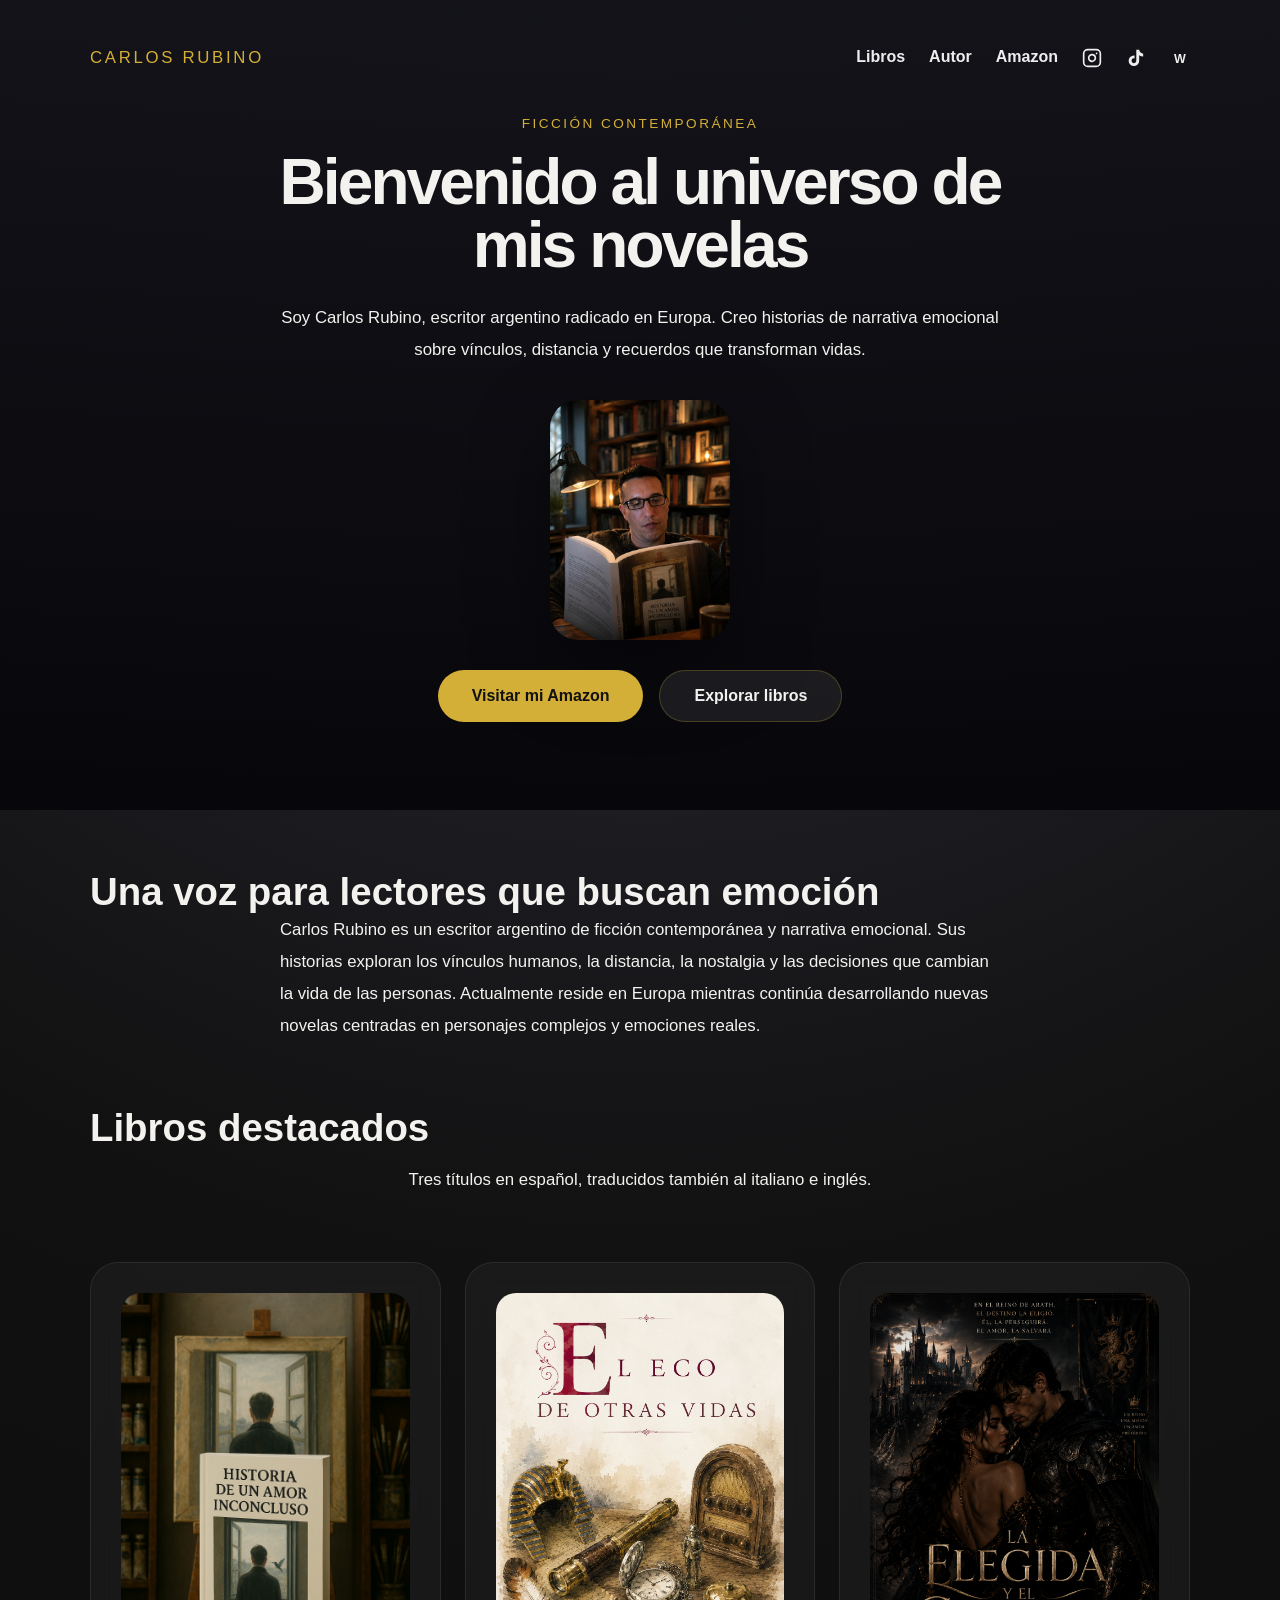
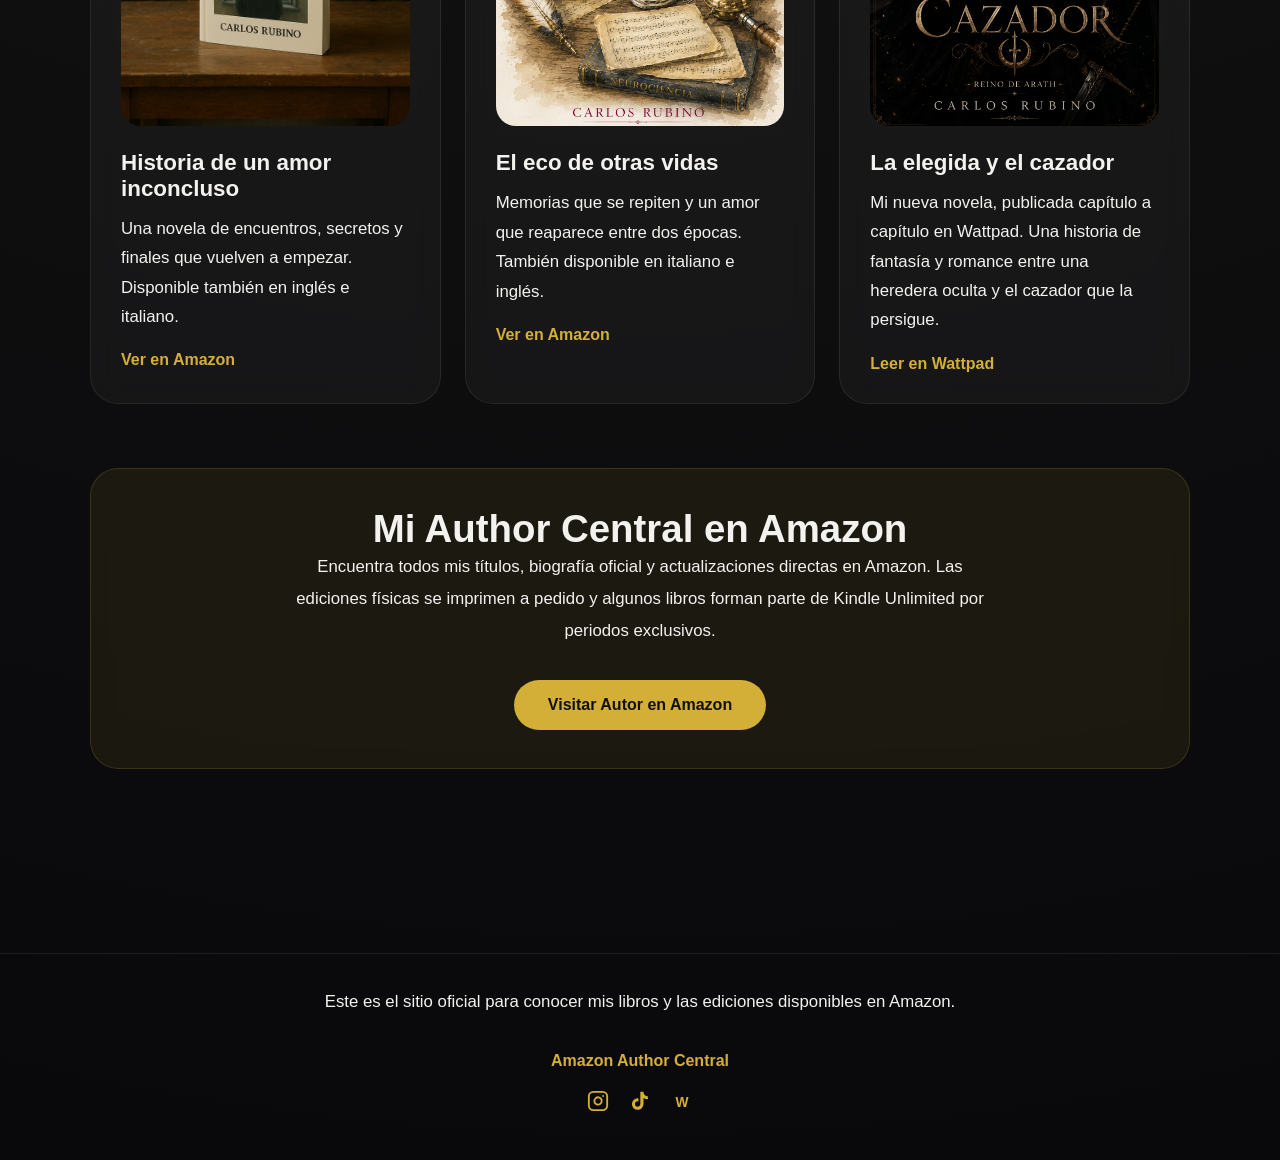
<file: sitio-web/index.html>
<!DOCTYPE html>
<html lang="es">
<head>
  <meta charset="UTF-8" />
  <meta name="viewport" content="width=device-width, initial-scale=1.0" />
  <title>Carlos Rubino | Escritor de ficción contemporánea</title>
  <meta name="description" content="Carlos Rubino es un escritor argentino de ficción contemporánea y narrativa emocional. Sus novelas exploran vínculos, distancia y nostalgia, con títulos disponibles en español, inglés e italiano." />
  <link rel="stylesheet" href="styles.css" />
</head>
<body>
  <header class="hero">
    <div class="topbar">
      <div class="brand">Carlos Rubino</div>
      <nav class="nav">
        <a href="#libros">Libros</a>
        <a href="#autor">Autor</a>
        <a href="#amazon">Amazon</a>
        <a class="social-link" href="https://www.instagram.com/carlosrubino.oficial" target="_blank" rel="noopener" aria-label="Instagram">
          <svg xmlns="http://www.w3.org/2000/svg" width="20" height="20" viewBox="0 0 24 24" fill="none" stroke="currentColor" stroke-width="2" stroke-linecap="round" stroke-linejoin="round"><rect x="2" y="2" width="20" height="20" rx="5" ry="5"/><path d="M16 11.37A4 4 0 1 1 12.63 8 4 4 0 0 1 16 11.37z"/><line x1="17.5" y1="6.5" x2="17.51" y2="6.5"/></svg>
        </a>
        <a class="social-link" href="https://www.tiktok.com/@carlosrubino.oficial" target="_blank" rel="noopener" aria-label="TikTok">
          <svg xmlns="http://www.w3.org/2000/svg" width="20" height="20" viewBox="0 0 24 24" fill="currentColor"><path d="M19.59 6.69a4.83 4.83 0 0 1-3.77-4.25V2h-3.45v13.67a2.89 2.89 0 0 1-2.88 2.5 2.89 2.89 0 0 1-2.89-2.89 2.89 2.89 0 0 1 2.89-2.89c.28 0 .54.04.79.1V9.01a6.27 6.27 0 0 0-.79-.05 6.34 6.34 0 0 0-6.34 6.34 6.34 6.34 0 0 0 6.34 6.34 6.34 6.34 0 0 0 6.33-6.34V8.69a8.18 8.18 0 0 0 4.78 1.52V6.76a4.85 4.85 0 0 1-1.01-.07z"/></svg>
        </a>
        <a class="social-link" href="https://www.wattpad.com/user/carlosrubino" target="_blank" rel="noopener" aria-label="Wattpad">
          <svg xmlns="http://www.w3.org/2000/svg" width="20" height="20" viewBox="0 0 24 24" fill="currentColor"><text x="12" y="18" text-anchor="middle" font-size="15" font-weight="700" font-family="Arial, sans-serif">W</text></svg>
        </a>
      </nav>
    </div>

    <div class="hero__content">
      <span class="eyebrow">Ficción contemporánea</span>
      <h1>Bienvenido al universo de mis novelas</h1>
      <p>Soy Carlos Rubino, escritor argentino radicado en Europa. Creo historias de narrativa emocional sobre vínculos, distancia y recuerdos que transforman vidas.</p>
      <img class="author-photo" src="images/autor-carlos-rubino.jpg" alt="Carlos Rubino" />
      <div class="hero-actions">
        <a class="button" href="https://www.amazon.com/author/carlosrubinooficial" target="_blank" rel="noopener">Visitar mi Amazon</a>
        <a class="button button--secondary" href="#libros">Explorar libros</a>
      </div>
    </div>
  </header>

  <main class="container">
    <section class="section intro" id="autor">
      <h2>Una voz para lectores que buscan emoción</h2>
      <p>Carlos Rubino es un escritor argentino de ficción contemporánea y narrativa emocional. Sus historias exploran los vínculos humanos, la distancia, la nostalgia y las decisiones que cambian la vida de las personas. Actualmente reside en Europa mientras continúa desarrollando nuevas novelas centradas en personajes complejos y emociones reales.</p>
    </section>

    <section class="section books" id="libros">
      <div class="section-header">
        <h2>Libros destacados</h2>
        <p>Tres títulos en español, traducidos también al italiano e inglés.</p>
      </div>
      <div class="cards">
        <article class="card">
          <img class="cover" src="images/historia-de-un-amor-inconcluso.jpg" alt="Historia de un amor inconcluso" />
          <h3>Historia de un amor inconcluso</h3>
          <p>Una novela de encuentros, secretos y finales que vuelven a empezar. Disponible también en inglés e italiano.</p>
          <a class="card-link" href="https://www.amazon.com/Carlos-Rubino-ebook/dp/B0GX2YB18D" target="_blank" rel="noopener">Ver en Amazon</a>
        </article>
        <article class="card">
          <img class="cover" src="images/el-eco-de-otras-vidas.jpg" alt="El eco de otras vidas" />
          <h3>El eco de otras vidas</h3>
          <p>Memorias que se repiten y un amor que reaparece entre dos épocas. También disponible en italiano e inglés.</p>
          <a class="card-link" href="https://www.amazon.com/Carlos-Rubino-ebook/dp/B0H3CS3SDP" target="_blank" rel="noopener">Ver en Amazon</a>
        </article>
        <article class="card">
          <img class="cover" src="images/la-elegida-y-el-cazador.png" alt="La elegida y el cazador" />
          <h3>La elegida y el cazador</h3>
          <p>Mi nueva novela, publicada capítulo a capítulo en Wattpad. Una historia de fantasía y romance entre una heredera oculta y el cazador que la persigue.</p>
          <a class="card-link" href="https://www.wattpad.com/user/carlosrubino" target="_blank" rel="noopener">Leer en Wattpad</a>
        </article>
      </div>
    </section>


<section class="section amazon" id="amazon">
      <div class="amazon-card">
        <h2>Mi Author Central en Amazon</h2>
        <p>Encuentra todos mis títulos, biografía oficial y actualizaciones directas en Amazon. Las ediciones físicas se imprimen a pedido y algunos libros forman parte de Kindle Unlimited por periodos exclusivos.</p>
        <a class="button" href="https://www.amazon.com/author/carlosrubinooficial" target="_blank" rel="noopener">Visitar Autor en Amazon</a>
      </div>
    </section>
  </main>

  <footer class="footer">
    <p>Este es el sitio oficial para conocer mis libros y las ediciones disponibles en Amazon.</p>
    <a href="https://www.amazon.com/author/carlosrubinooficial" target="_blank" rel="noopener">Amazon Author Central</a>
    <div class="footer-social">
      <a class="social-link" href="https://www.instagram.com/carlosrubino.oficial" target="_blank" rel="noopener" aria-label="Instagram">
        <svg xmlns="http://www.w3.org/2000/svg" width="22" height="22" viewBox="0 0 24 24" fill="none" stroke="currentColor" stroke-width="2" stroke-linecap="round" stroke-linejoin="round"><rect x="2" y="2" width="20" height="20" rx="5" ry="5"/><path d="M16 11.37A4 4 0 1 1 12.63 8 4 4 0 0 1 16 11.37z"/><line x1="17.5" y1="6.5" x2="17.51" y2="6.5"/></svg>
      </a>
      <a class="social-link" href="https://www.tiktok.com/@carlosrubino.oficial" target="_blank" rel="noopener" aria-label="TikTok">
        <svg xmlns="http://www.w3.org/2000/svg" width="22" height="22" viewBox="0 0 24 24" fill="currentColor"><path d="M19.59 6.69a4.83 4.83 0 0 1-3.77-4.25V2h-3.45v13.67a2.89 2.89 0 0 1-2.88 2.5 2.89 2.89 0 0 1-2.89-2.89 2.89 2.89 0 0 1 2.89-2.89c.28 0 .54.04.79.1V9.01a6.27 6.27 0 0 0-.79-.05 6.34 6.34 0 0 0-6.34 6.34 6.34 6.34 0 0 0 6.34 6.34 6.34 6.34 0 0 0 6.33-6.34V8.69a8.18 8.18 0 0 0 4.78 1.52V6.76a4.85 4.85 0 0 1-1.01-.07z"/></svg>
      </a>
      <a class="social-link" href="https://www.wattpad.com/user/carlosrubino" target="_blank" rel="noopener" aria-label="Wattpad">
        <svg xmlns="http://www.w3.org/2000/svg" width="22" height="22" viewBox="0 0 24 24" fill="currentColor"><text x="12" y="18" text-anchor="middle" font-size="15" font-weight="700" font-family="Arial, sans-serif">W</text></svg>
      </a>
    </div>
  </footer>
</body>
</html>
</file>
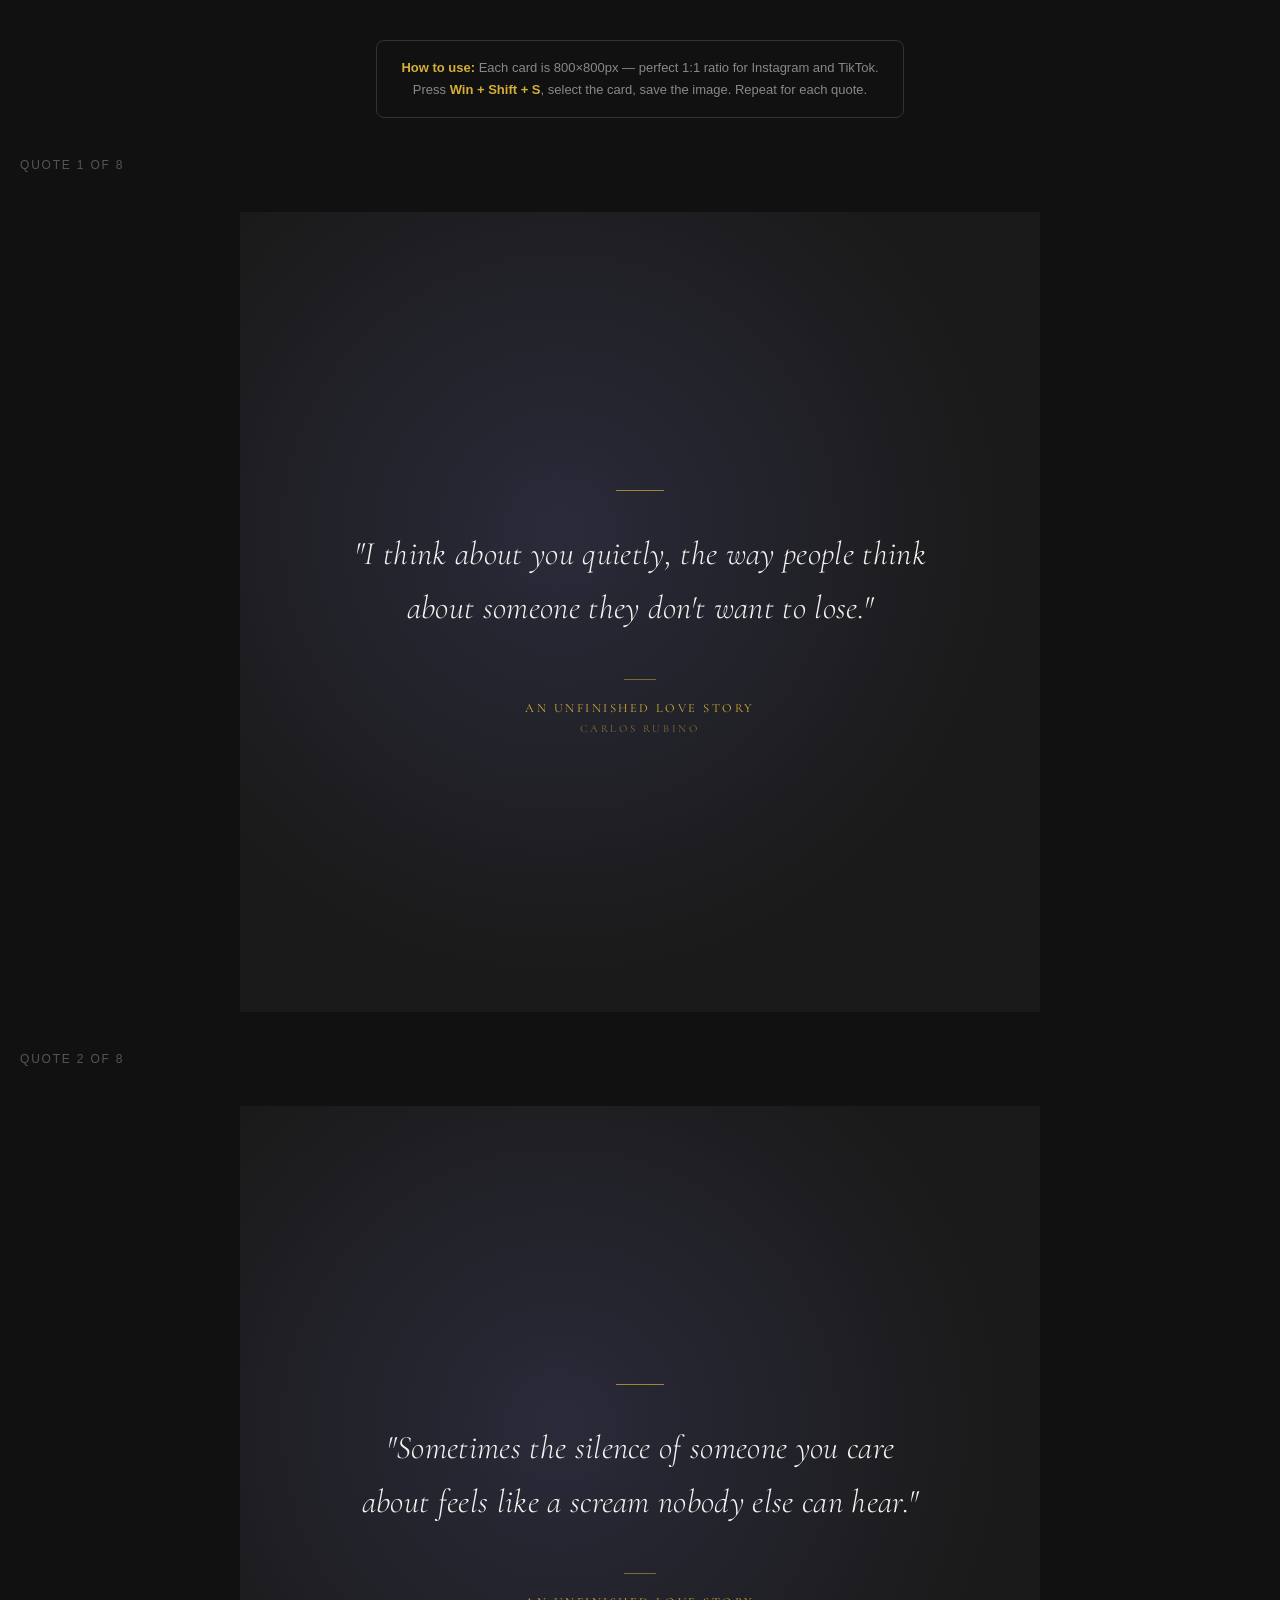
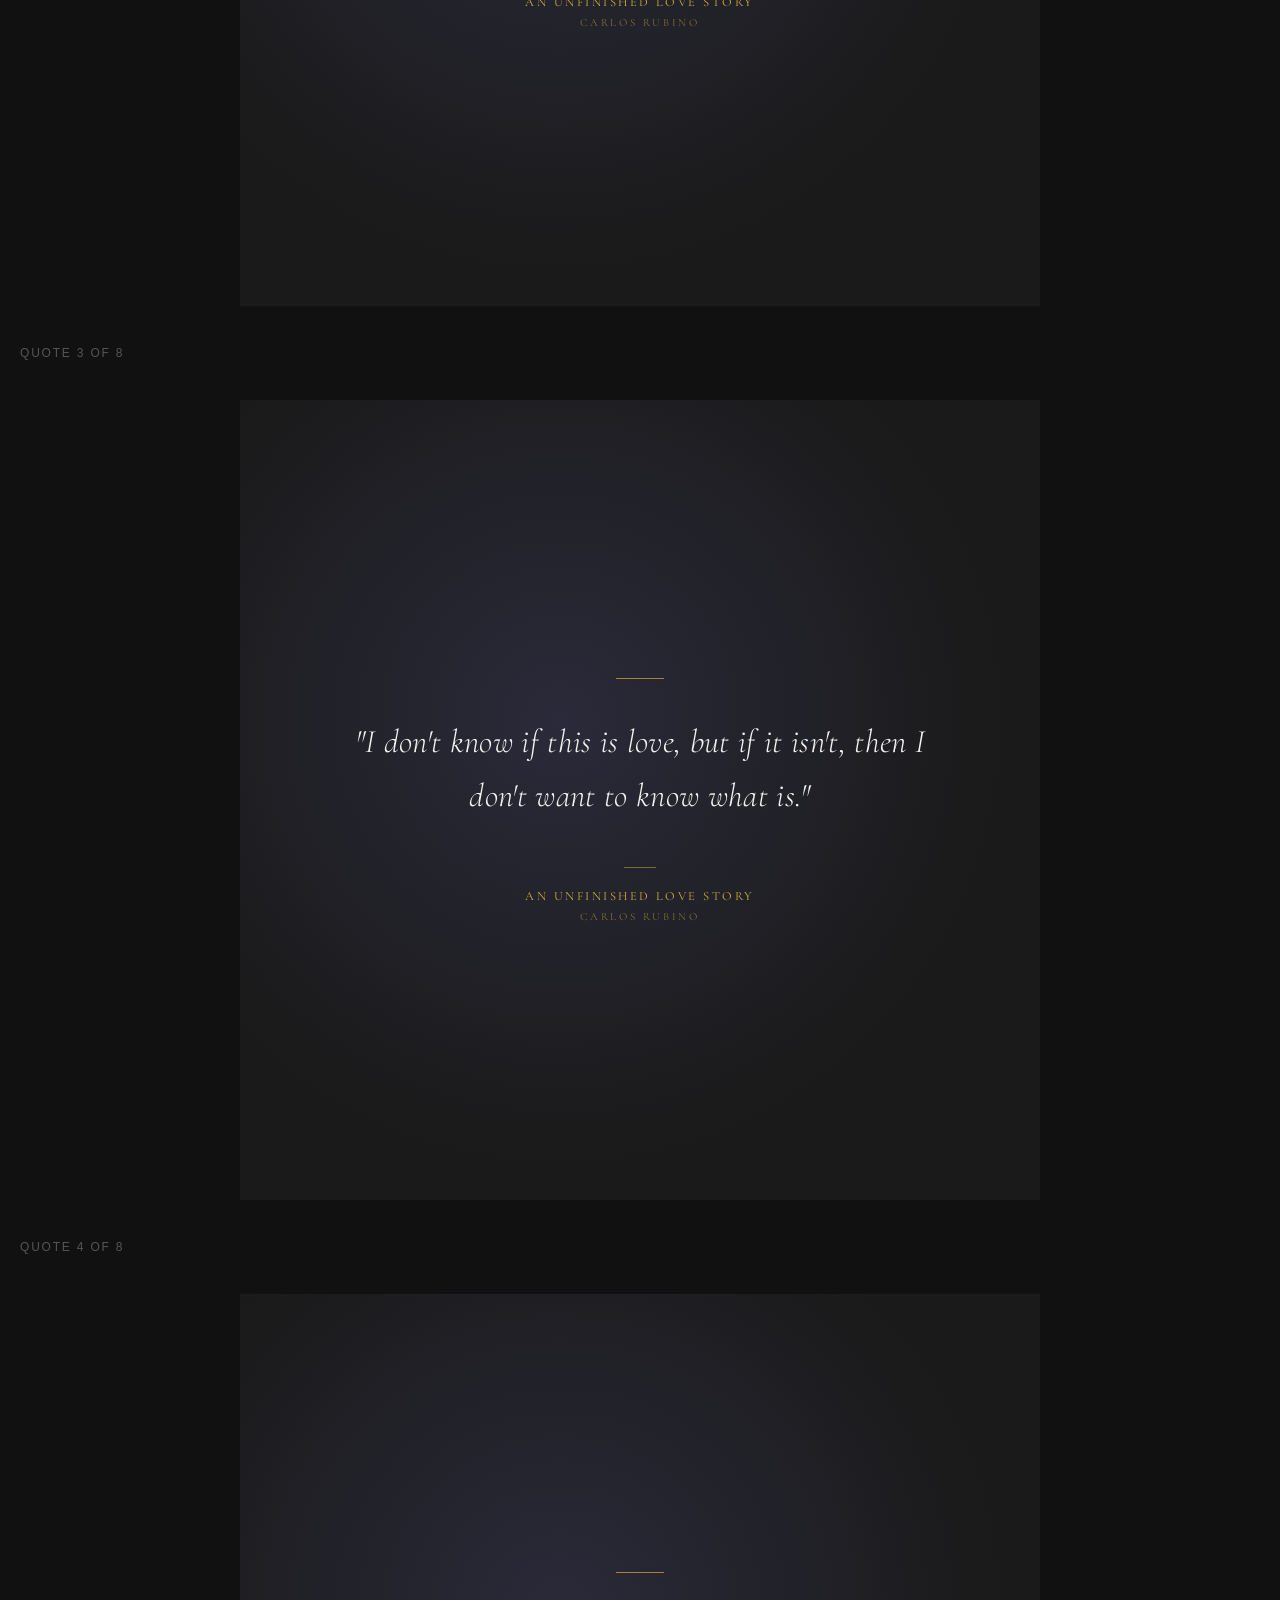
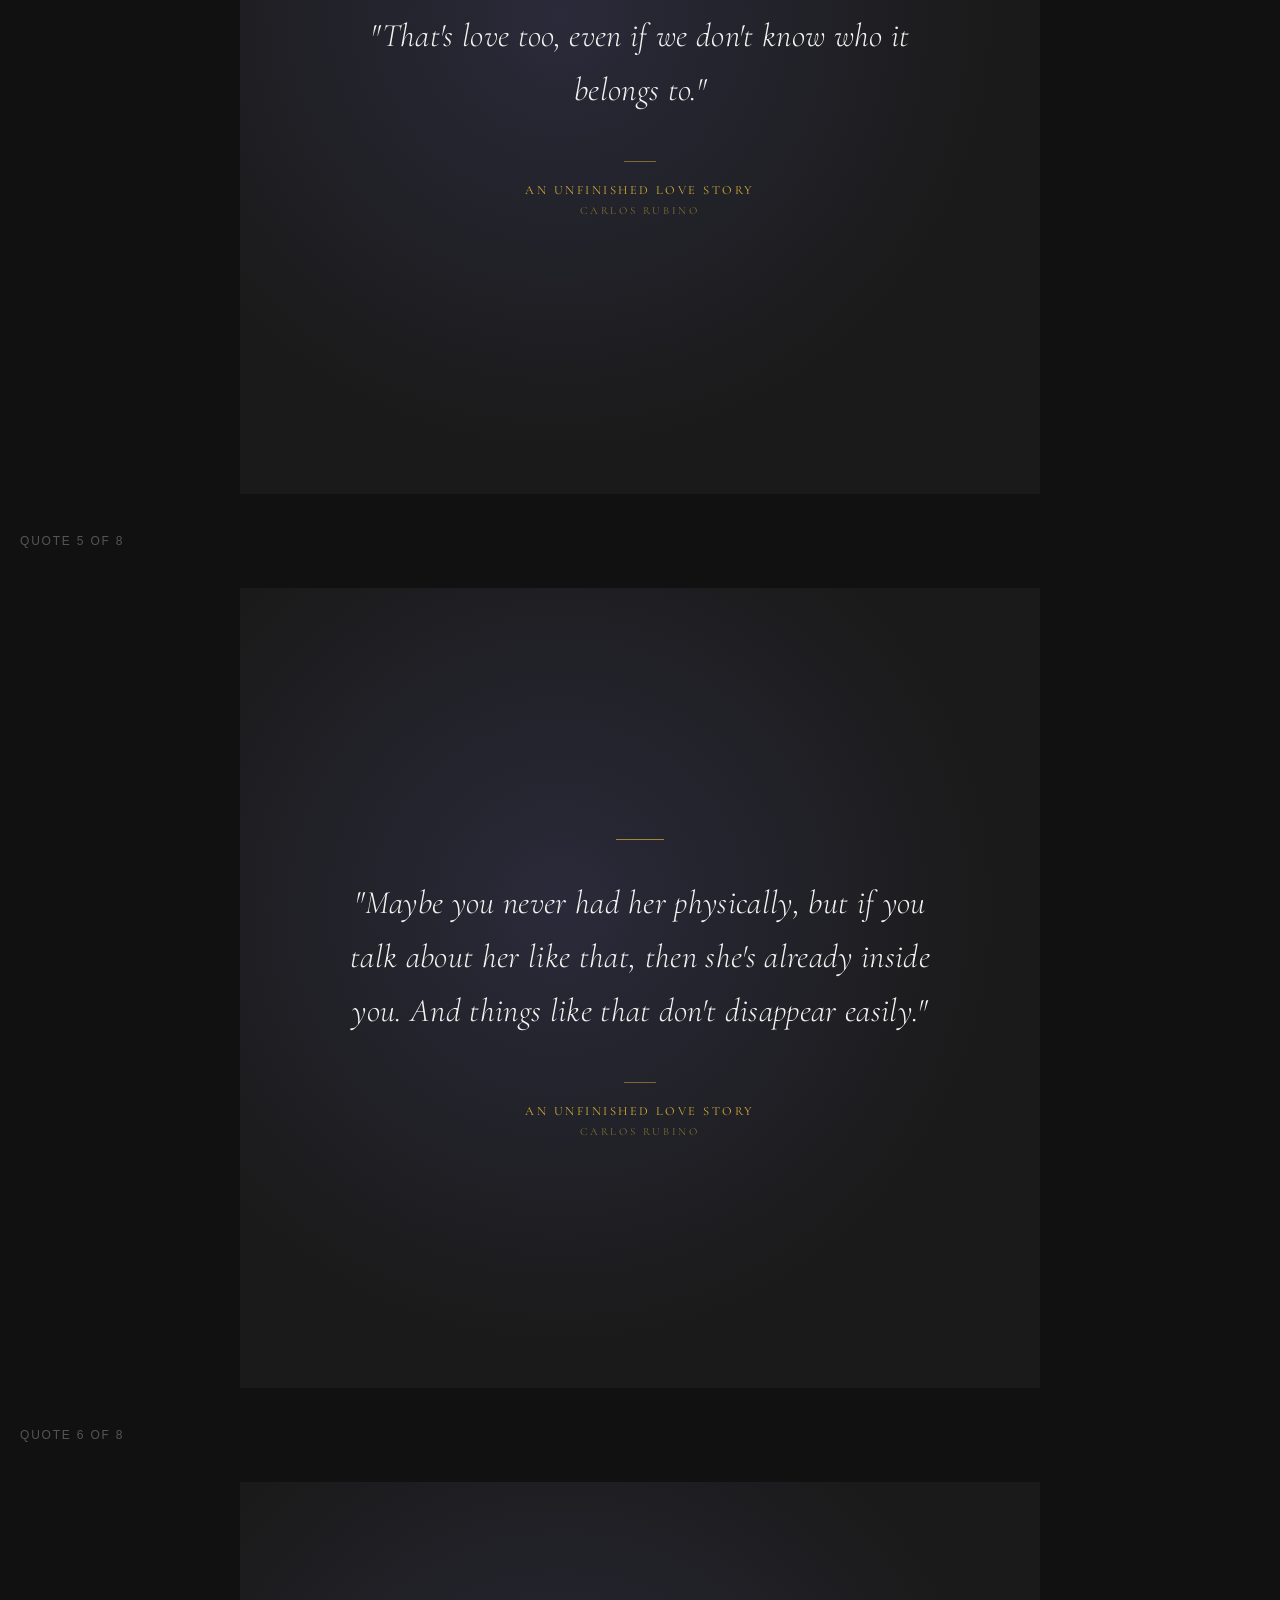
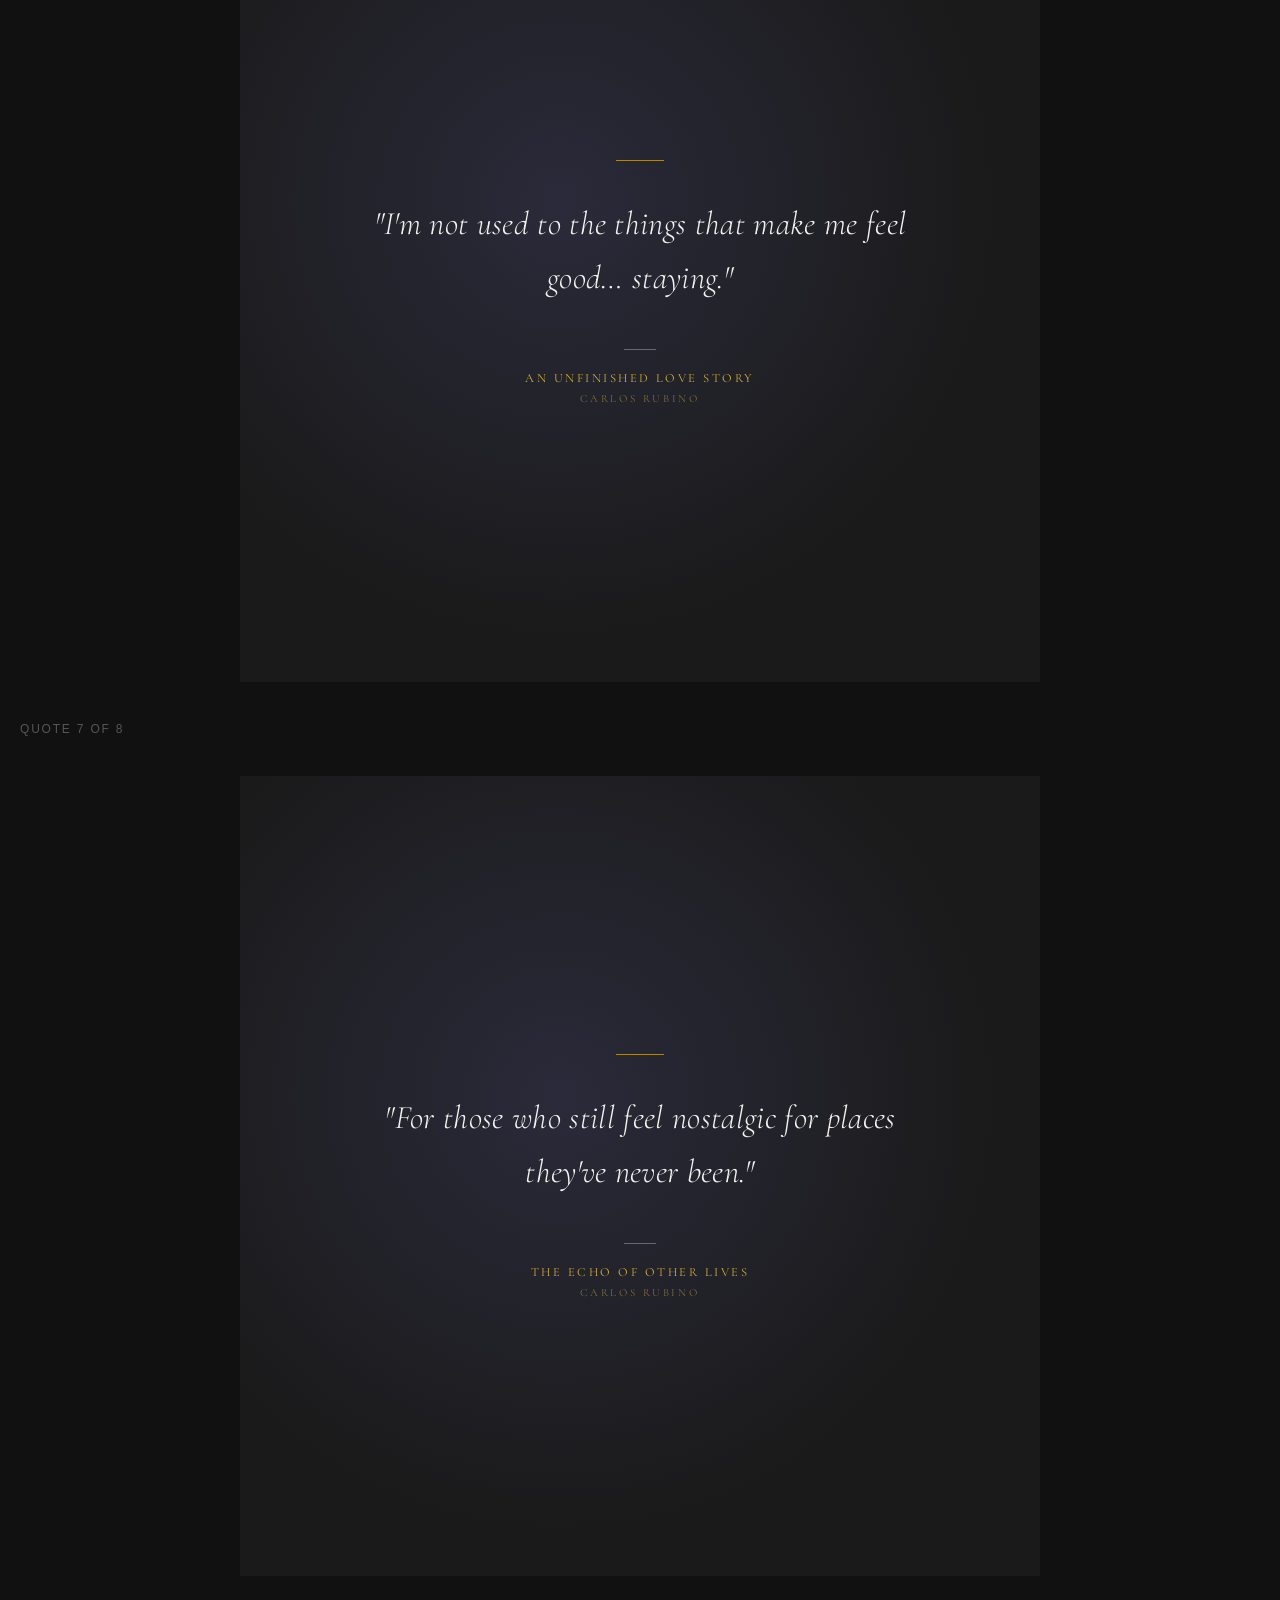
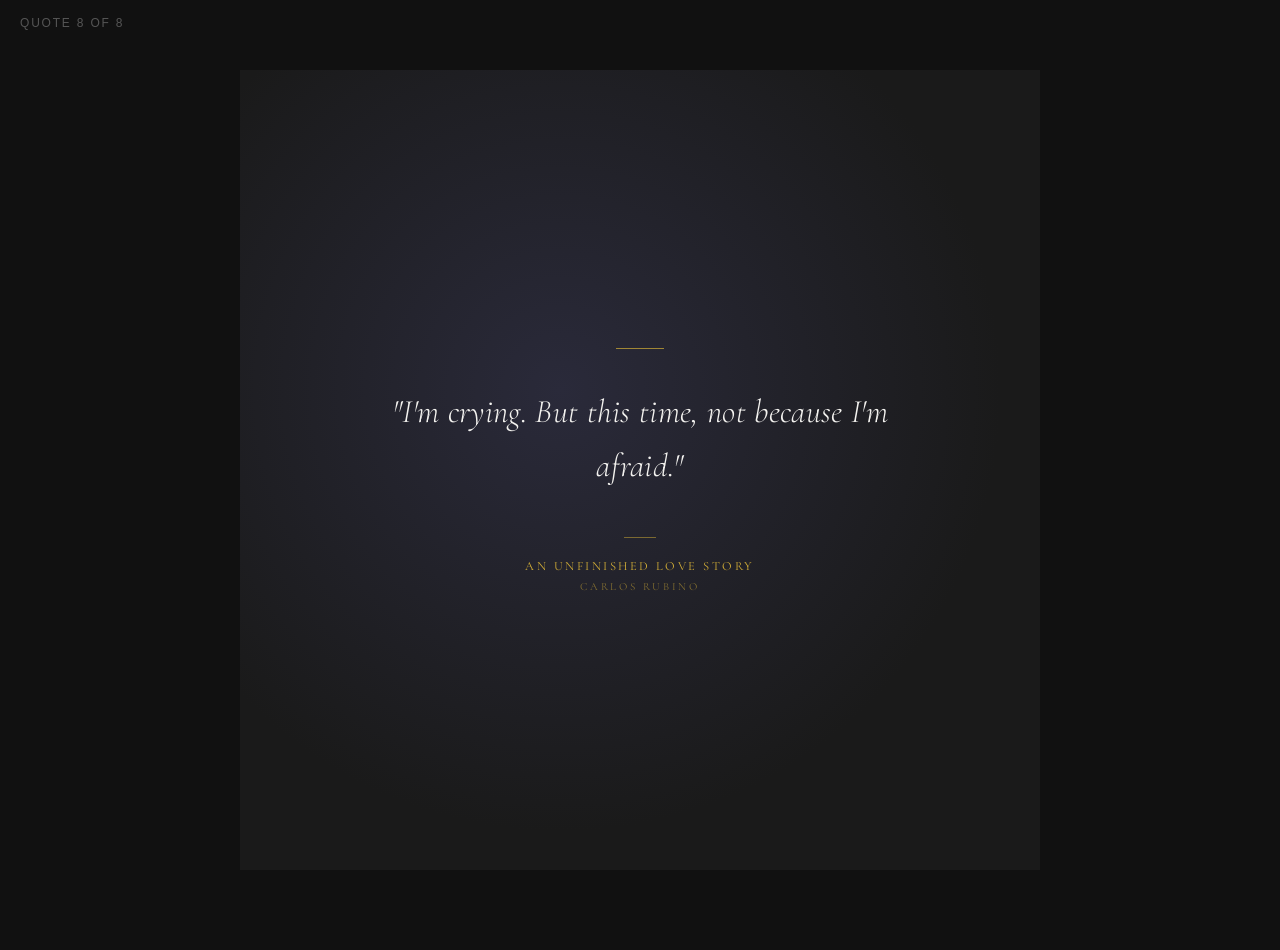
<file: proyectos/social-media/images/citas-english.html>
<!DOCTYPE html>
<html lang="en">
<head>
  <meta charset="UTF-8" />
  <title>Quotes — Carlos Rubino — English</title>
  <link href="https://fonts.googleapis.com/css2?family=Cormorant+Garamond:ital,wght@0,300;1,300;1,400&display=swap" rel="stylesheet">
  <style>
    * { margin: 0; padding: 0; box-sizing: border-box; }

    body {
      background: #111;
      display: flex;
      flex-direction: column;
      align-items: center;
      gap: 40px;
      padding: 40px 20px 80px;
      font-family: sans-serif;
    }

    .instrucciones {
      color: #888;
      font-size: 13px;
      text-align: center;
      max-width: 600px;
      line-height: 1.7;
      border: 1px solid #333;
      padding: 16px 24px;
      border-radius: 8px;
    }

    .instrucciones strong { color: #d4af37; }

    .label {
      color: #555;
      font-size: 12px;
      letter-spacing: 0.15em;
      text-transform: uppercase;
      align-self: flex-start;
      max-width: 800px;
      width: 100%;
    }

    .card {
      width: 800px;
      height: 800px;
      background: radial-gradient(ellipse at 40% 40%, #2a2a3a 0%, #1a1a1a 65%);
      display: flex;
      flex-direction: column;
      align-items: center;
      justify-content: center;
      padding: 80px;
      position: relative;
      flex-shrink: 0;
    }

    .linea {
      width: 48px;
      height: 1px;
      background: #d4af37;
      margin-bottom: 36px;
      opacity: 0.7;
    }

    .quote {
      font-family: 'Cormorant Garamond', Georgia, serif;
      font-style: italic;
      font-weight: 300;
      font-size: 2.05rem;
      color: #f3f2ef;
      text-align: center;
      line-height: 1.65;
      letter-spacing: 0.01em;
      max-width: 580px;
    }

    .pie {
      margin-top: 44px;
      display: flex;
      flex-direction: column;
      align-items: center;
      gap: 6px;
    }

    .linea-pie {
      width: 32px;
      height: 1px;
      background: #d4af37;
      opacity: 0.5;
      margin-bottom: 14px;
    }

    .libro {
      font-family: 'Cormorant Garamond', Georgia, serif;
      font-size: 0.78rem;
      letter-spacing: 0.2em;
      text-transform: uppercase;
      color: #d4af37;
    }

    .autor {
      font-family: 'Cormorant Garamond', Georgia, serif;
      font-size: 0.68rem;
      letter-spacing: 0.25em;
      text-transform: uppercase;
      color: #d4af37;
      opacity: 0.55;
    }
  </style>
</head>
<body>

  <div class="instrucciones">
    <strong>How to use:</strong> Each card is 800×800px — perfect 1:1 ratio for Instagram and TikTok.<br>
    Press <strong>Win + Shift + S</strong>, select the card, save the image. Repeat for each quote.
  </div>

  <div class="label">Quote 1 of 8</div>
  <div class="card">
    <div class="linea"></div>
    <div class="quote">"I think about you quietly, the way people think about someone they don't want to lose."</div>
    <div class="pie">
      <div class="linea-pie"></div>
      <div class="libro">An Unfinished Love Story</div>
      <div class="autor">Carlos Rubino</div>
    </div>
  </div>

  <div class="label">Quote 2 of 8</div>
  <div class="card">
    <div class="linea"></div>
    <div class="quote">"Sometimes the silence of someone you care about feels like a scream nobody else can hear."</div>
    <div class="pie">
      <div class="linea-pie"></div>
      <div class="libro">An Unfinished Love Story</div>
      <div class="autor">Carlos Rubino</div>
    </div>
  </div>

  <div class="label">Quote 3 of 8</div>
  <div class="card">
    <div class="linea"></div>
    <div class="quote">"I don't know if this is love, but if it isn't, then I don't want to know what is."</div>
    <div class="pie">
      <div class="linea-pie"></div>
      <div class="libro">An Unfinished Love Story</div>
      <div class="autor">Carlos Rubino</div>
    </div>
  </div>

  <div class="label">Quote 4 of 8</div>
  <div class="card">
    <div class="linea"></div>
    <div class="quote">"That's love too, even if we don't know who it belongs to."</div>
    <div class="pie">
      <div class="linea-pie"></div>
      <div class="libro">An Unfinished Love Story</div>
      <div class="autor">Carlos Rubino</div>
    </div>
  </div>

  <div class="label">Quote 5 of 8</div>
  <div class="card">
    <div class="linea"></div>
    <div class="quote">"Maybe you never had her physically, but if you talk about her like that, then she's already inside you. And things like that don't disappear easily."</div>
    <div class="pie">
      <div class="linea-pie"></div>
      <div class="libro">An Unfinished Love Story</div>
      <div class="autor">Carlos Rubino</div>
    </div>
  </div>

  <div class="label">Quote 6 of 8</div>
  <div class="card">
    <div class="linea"></div>
    <div class="quote">"I'm not used to the things that make me feel good… staying."</div>
    <div class="pie">
      <div class="linea-pie"></div>
      <div class="libro">An Unfinished Love Story</div>
      <div class="autor">Carlos Rubino</div>
    </div>
  </div>

  <div class="label">Quote 7 of 8</div>
  <div class="card">
    <div class="linea"></div>
    <div class="quote">"For those who still feel nostalgic for places they've never been."</div>
    <div class="pie">
      <div class="linea-pie"></div>
      <div class="libro">The Echo of Other Lives</div>
      <div class="autor">Carlos Rubino</div>
    </div>
  </div>

  <div class="label">Quote 8 of 8</div>
  <div class="card">
    <div class="linea"></div>
    <div class="quote">"I'm crying. But this time, not because I'm afraid."</div>
    <div class="pie">
      <div class="linea-pie"></div>
      <div class="libro">An Unfinished Love Story</div>
      <div class="autor">Carlos Rubino</div>
    </div>
  </div>

</body>
</html>
</file>
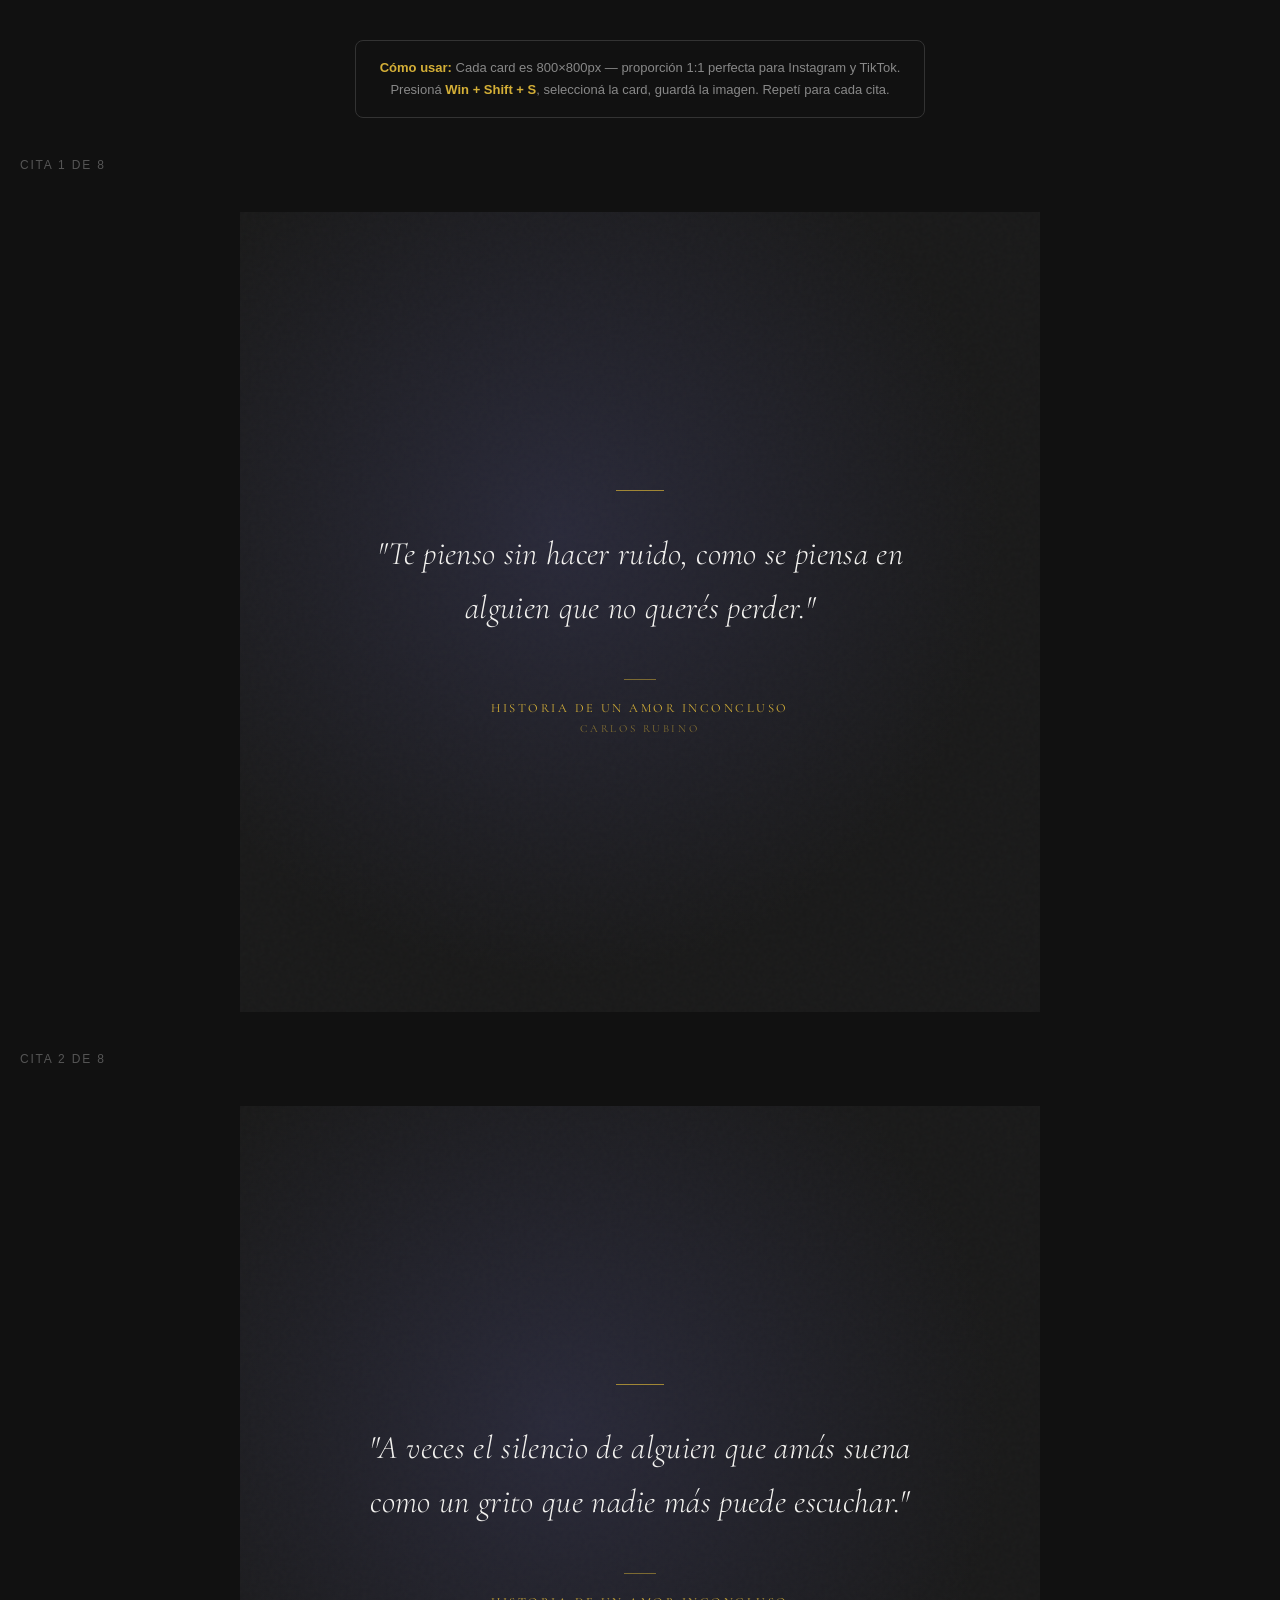
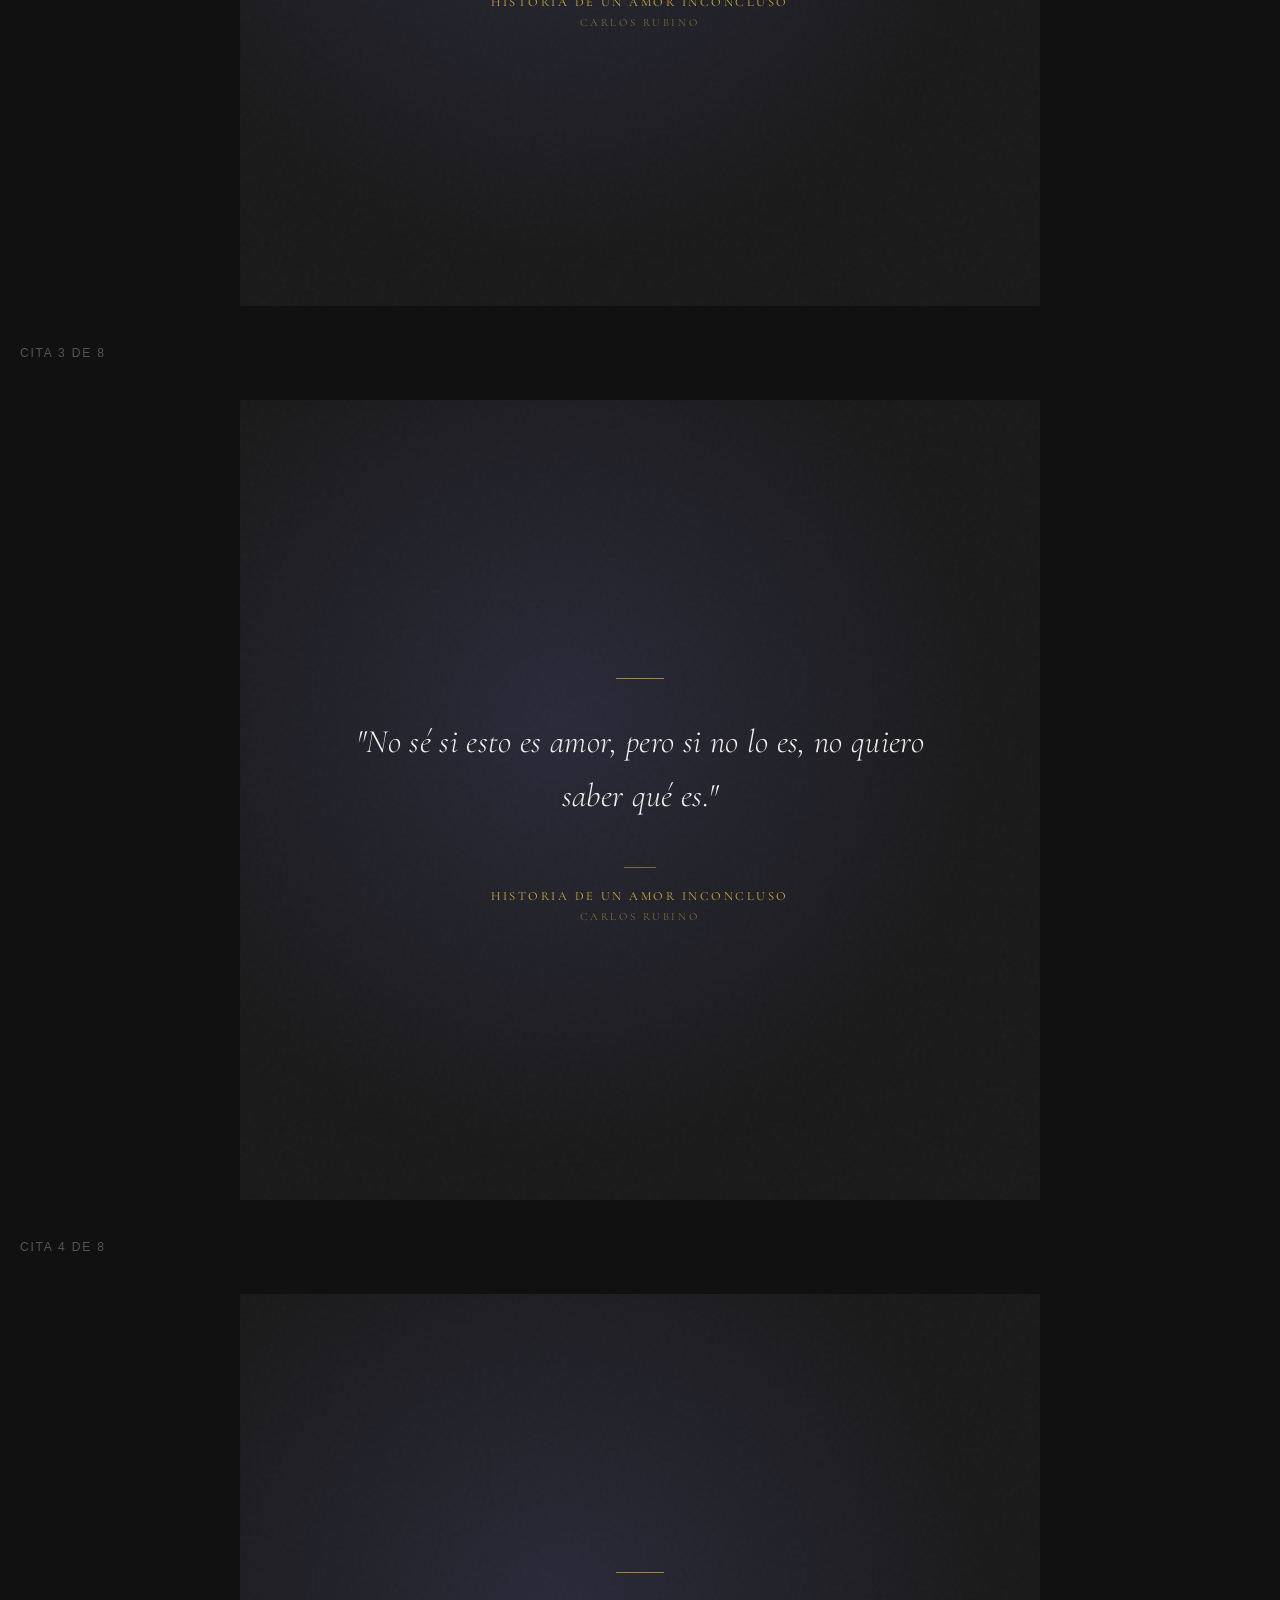
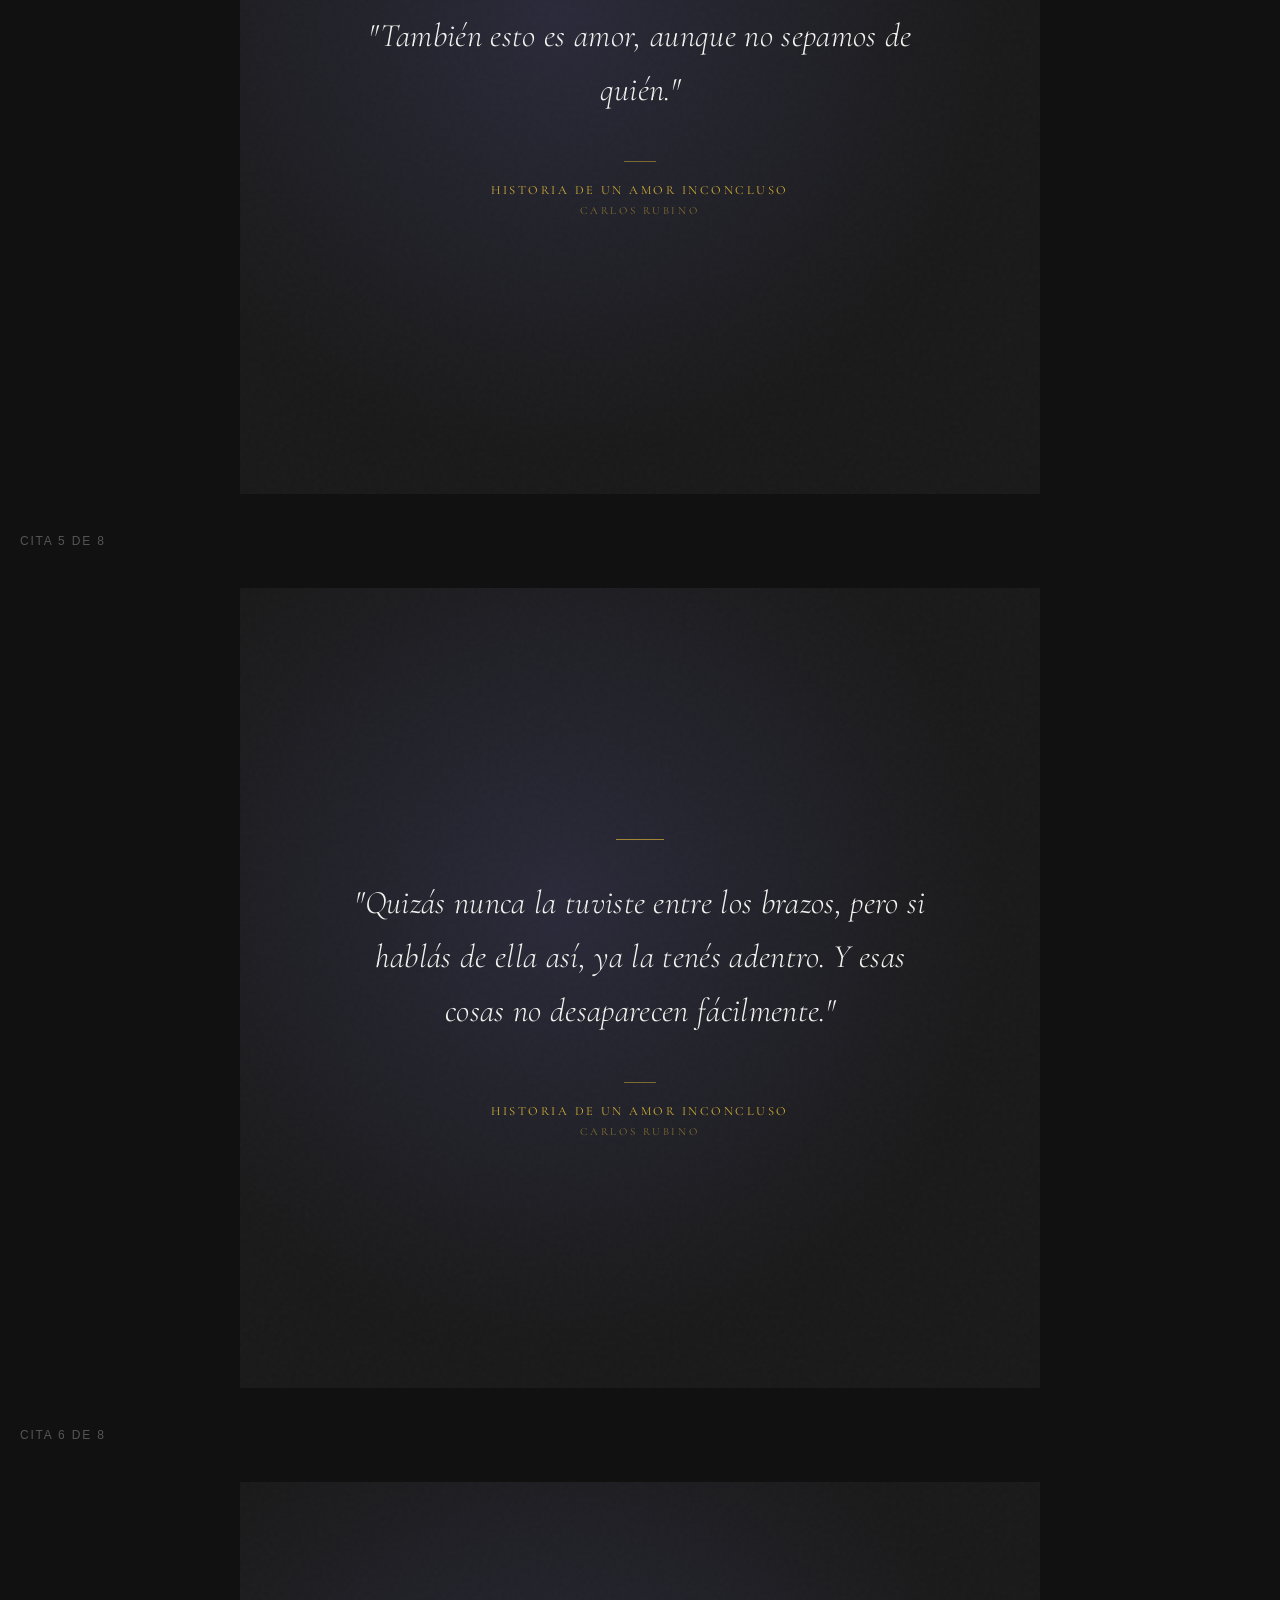
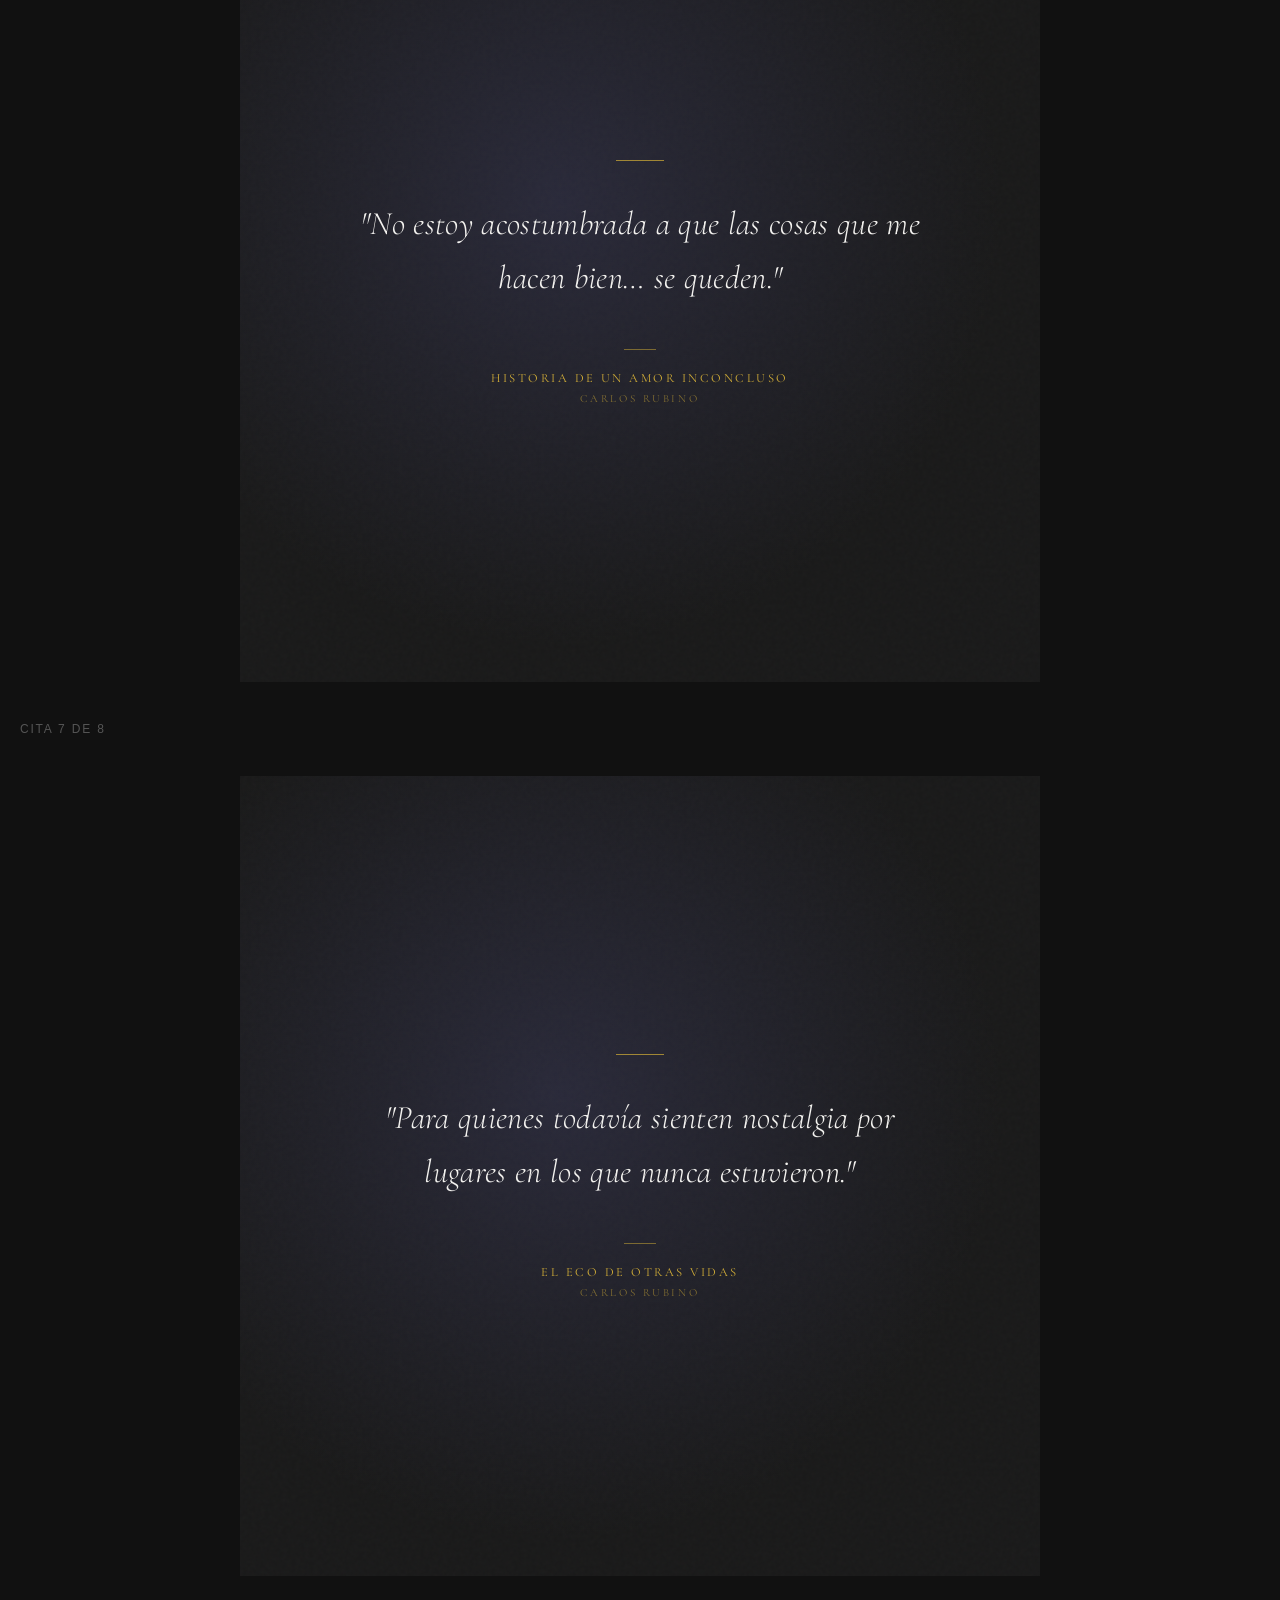
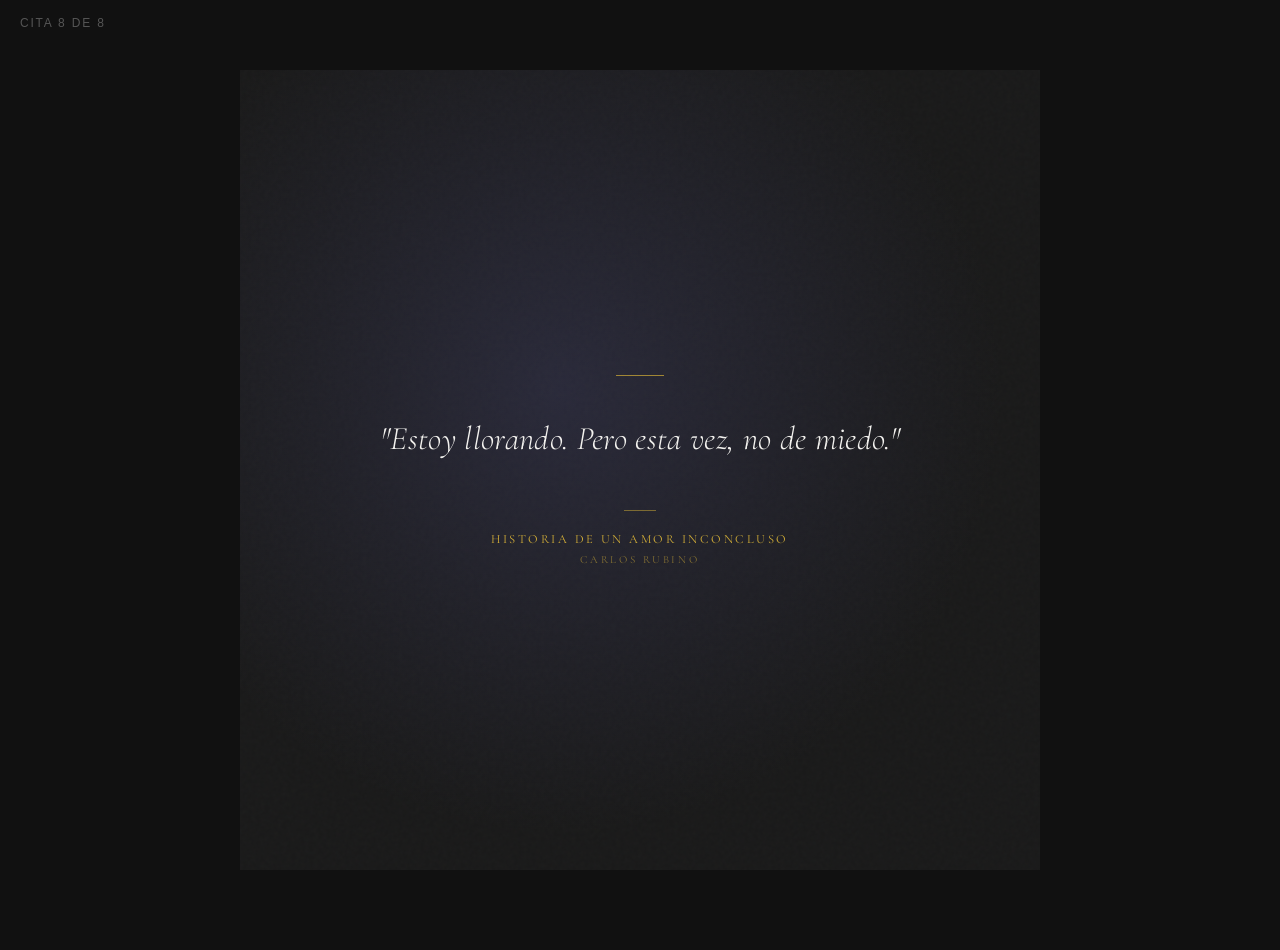
<file: proyectos/social-media/images/citas-español.html>
<!DOCTYPE html>
<html lang="es">
<head>
  <meta charset="UTF-8" />
  <title>Citas — Carlos Rubino — Español</title>
  <link href="https://fonts.googleapis.com/css2?family=Cormorant+Garamond:ital,wght@0,300;1,300;1,400&display=swap" rel="stylesheet">
  <style>
    * { margin: 0; padding: 0; box-sizing: border-box; }

    body {
      background: #111;
      display: flex;
      flex-direction: column;
      align-items: center;
      gap: 40px;
      padding: 40px 20px 80px;
      font-family: sans-serif;
    }

    .instrucciones {
      color: #888;
      font-size: 13px;
      text-align: center;
      max-width: 600px;
      line-height: 1.7;
      border: 1px solid #333;
      padding: 16px 24px;
      border-radius: 8px;
    }

    .instrucciones strong { color: #d4af37; }

    .label {
      color: #555;
      font-size: 12px;
      letter-spacing: 0.15em;
      text-transform: uppercase;
      align-self: flex-start;
      max-width: 800px;
      width: 100%;
    }

    .card {
      width: 800px;
      height: 800px;
      background: radial-gradient(ellipse at 40% 40%, #2a2a3a 0%, #1a1a1a 65%);
      display: flex;
      flex-direction: column;
      align-items: center;
      justify-content: center;
      padding: 80px;
      position: relative;
      flex-shrink: 0;
    }

    .card::before {
      content: '';
      position: absolute;
      inset: 0;
      background: url("data:image/svg+xml,%3Csvg viewBox='0 0 200 200' xmlns='http://www.w3.org/2000/svg'%3E%3Cfilter id='n'%3E%3CfeTurbulence type='fractalNoise' baseFrequency='0.9' numOctaves='4' stitchTiles='stitch'/%3E%3C/filter%3E%3Crect width='100%25' height='100%25' filter='url(%23n)' opacity='0.04'/%3E%3C/svg%3E");
      opacity: 0.5;
      pointer-events: none;
    }

    .linea {
      width: 48px;
      height: 1px;
      background: #d4af37;
      margin-bottom: 36px;
      opacity: 0.7;
    }

    .quote {
      font-family: 'Cormorant Garamond', Georgia, serif;
      font-style: italic;
      font-weight: 300;
      font-size: 2.05rem;
      color: #f3f2ef;
      text-align: center;
      line-height: 1.65;
      letter-spacing: 0.01em;
      max-width: 580px;
    }

    .pie {
      margin-top: 44px;
      display: flex;
      flex-direction: column;
      align-items: center;
      gap: 6px;
    }

    .linea-pie {
      width: 32px;
      height: 1px;
      background: #d4af37;
      opacity: 0.5;
      margin-bottom: 14px;
    }

    .libro {
      font-family: 'Cormorant Garamond', Georgia, serif;
      font-size: 0.78rem;
      letter-spacing: 0.2em;
      text-transform: uppercase;
      color: #d4af37;
    }

    .autor {
      font-family: 'Cormorant Garamond', Georgia, serif;
      font-size: 0.68rem;
      letter-spacing: 0.25em;
      text-transform: uppercase;
      color: #d4af37;
      opacity: 0.55;
    }
  </style>
</head>
<body>

  <div class="instrucciones">
    <strong>Cómo usar:</strong> Cada card es 800×800px — proporción 1:1 perfecta para Instagram y TikTok.<br>
    Presioná <strong>Win + Shift + S</strong>, seleccioná la card, guardá la imagen. Repetí para cada cita.
  </div>

  <div class="label">Cita 1 de 8</div>
  <div class="card">
    <div class="linea"></div>
    <div class="quote">"Te pienso sin hacer ruido, como se piensa en alguien que no querés perder."</div>
    <div class="pie">
      <div class="linea-pie"></div>
      <div class="libro">Historia de un amor inconcluso</div>
      <div class="autor">Carlos Rubino</div>
    </div>
  </div>

  <div class="label">Cita 2 de 8</div>
  <div class="card">
    <div class="linea"></div>
    <div class="quote">"A veces el silencio de alguien que amás suena como un grito que nadie más puede escuchar."</div>
    <div class="pie">
      <div class="linea-pie"></div>
      <div class="libro">Historia de un amor inconcluso</div>
      <div class="autor">Carlos Rubino</div>
    </div>
  </div>

  <div class="label">Cita 3 de 8</div>
  <div class="card">
    <div class="linea"></div>
    <div class="quote">"No sé si esto es amor, pero si no lo es, no quiero saber qué es."</div>
    <div class="pie">
      <div class="linea-pie"></div>
      <div class="libro">Historia de un amor inconcluso</div>
      <div class="autor">Carlos Rubino</div>
    </div>
  </div>

  <div class="label">Cita 4 de 8</div>
  <div class="card">
    <div class="linea"></div>
    <div class="quote">"También esto es amor, aunque no sepamos de quién."</div>
    <div class="pie">
      <div class="linea-pie"></div>
      <div class="libro">Historia de un amor inconcluso</div>
      <div class="autor">Carlos Rubino</div>
    </div>
  </div>

  <div class="label">Cita 5 de 8</div>
  <div class="card">
    <div class="linea"></div>
    <div class="quote">"Quizás nunca la tuviste entre los brazos, pero si hablás de ella así, ya la tenés adentro. Y esas cosas no desaparecen fácilmente."</div>
    <div class="pie">
      <div class="linea-pie"></div>
      <div class="libro">Historia de un amor inconcluso</div>
      <div class="autor">Carlos Rubino</div>
    </div>
  </div>

  <div class="label">Cita 6 de 8</div>
  <div class="card">
    <div class="linea"></div>
    <div class="quote">"No estoy acostumbrada a que las cosas que me hacen bien… se queden."</div>
    <div class="pie">
      <div class="linea-pie"></div>
      <div class="libro">Historia de un amor inconcluso</div>
      <div class="autor">Carlos Rubino</div>
    </div>
  </div>

  <div class="label">Cita 7 de 8</div>
  <div class="card">
    <div class="linea"></div>
    <div class="quote">"Para quienes todavía sienten nostalgia por lugares en los que nunca estuvieron."</div>
    <div class="pie">
      <div class="linea-pie"></div>
      <div class="libro">El eco de otras vidas</div>
      <div class="autor">Carlos Rubino</div>
    </div>
  </div>

  <div class="label">Cita 8 de 8</div>
  <div class="card">
    <div class="linea"></div>
    <div class="quote">"Estoy llorando. Pero esta vez, no de miedo."</div>
    <div class="pie">
      <div class="linea-pie"></div>
      <div class="libro">Historia de un amor inconcluso</div>
      <div class="autor">Carlos Rubino</div>
    </div>
  </div>

</body>
</html>
</file>
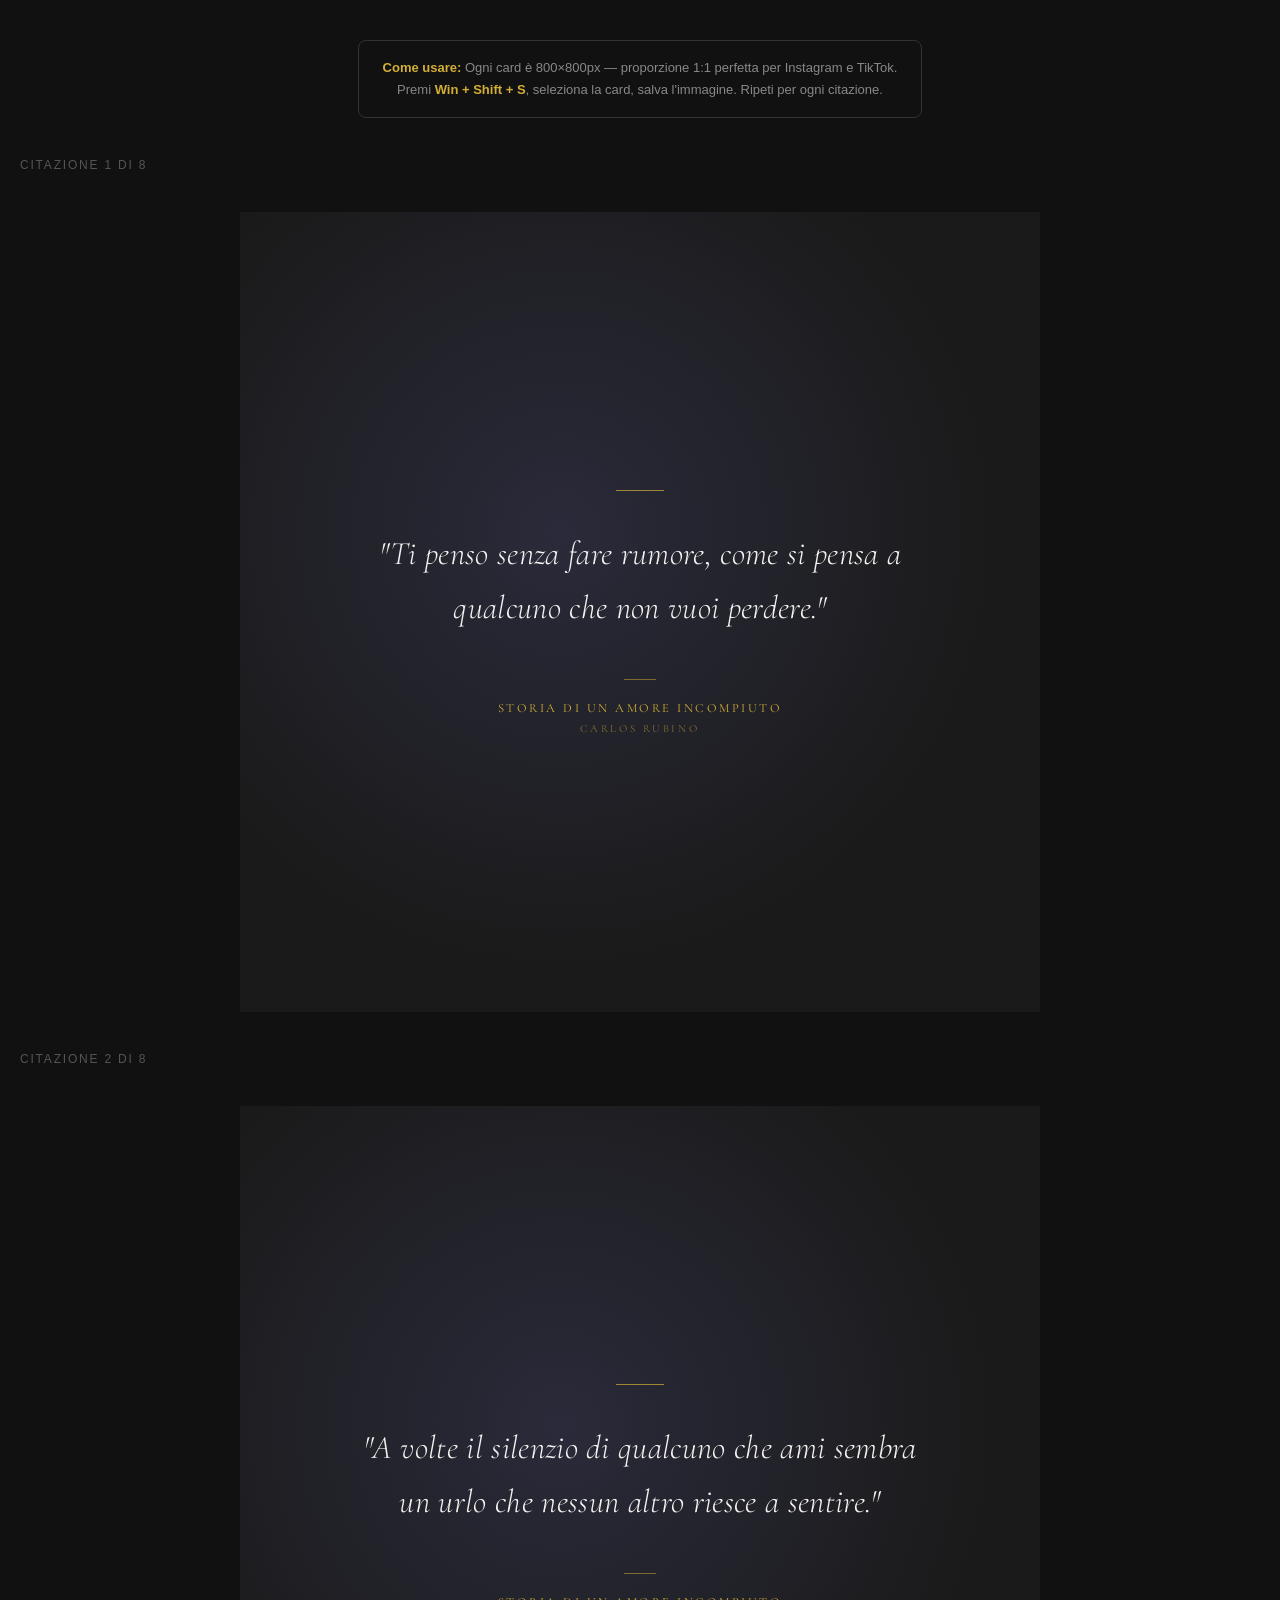
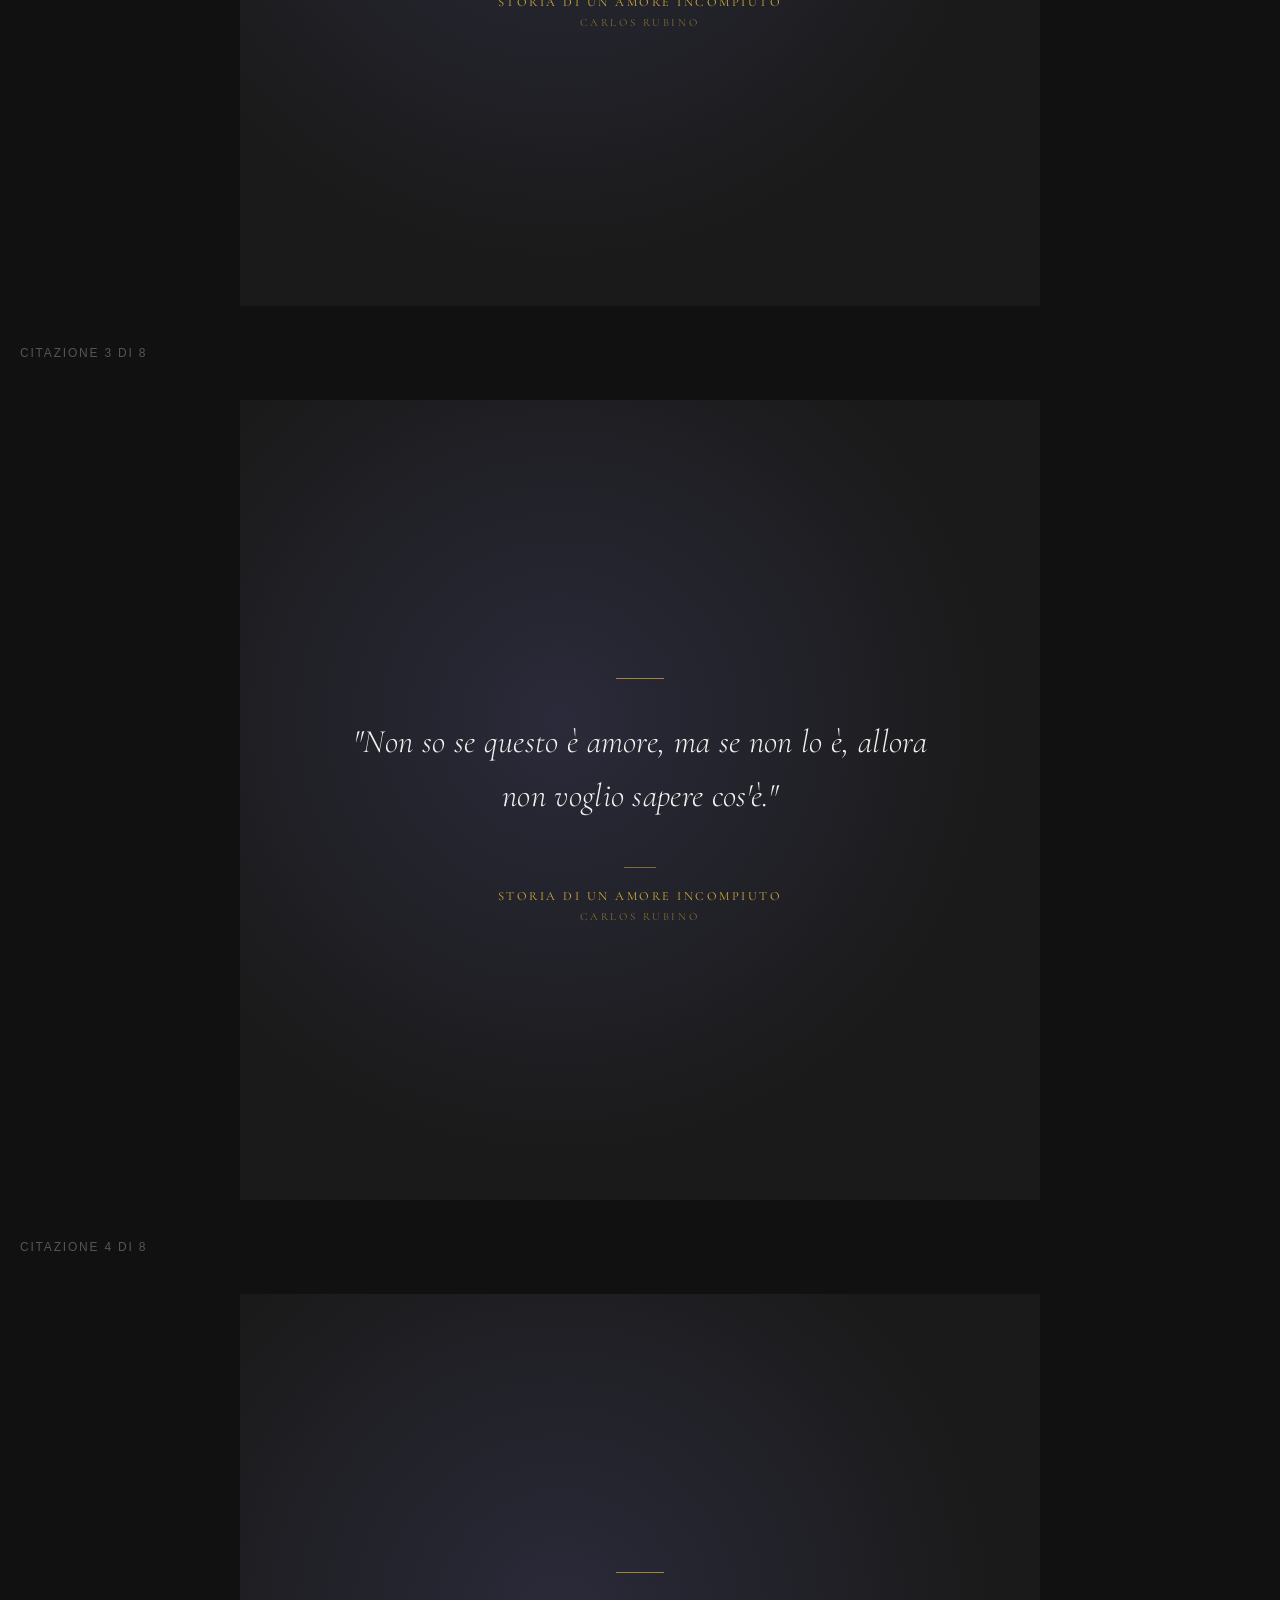
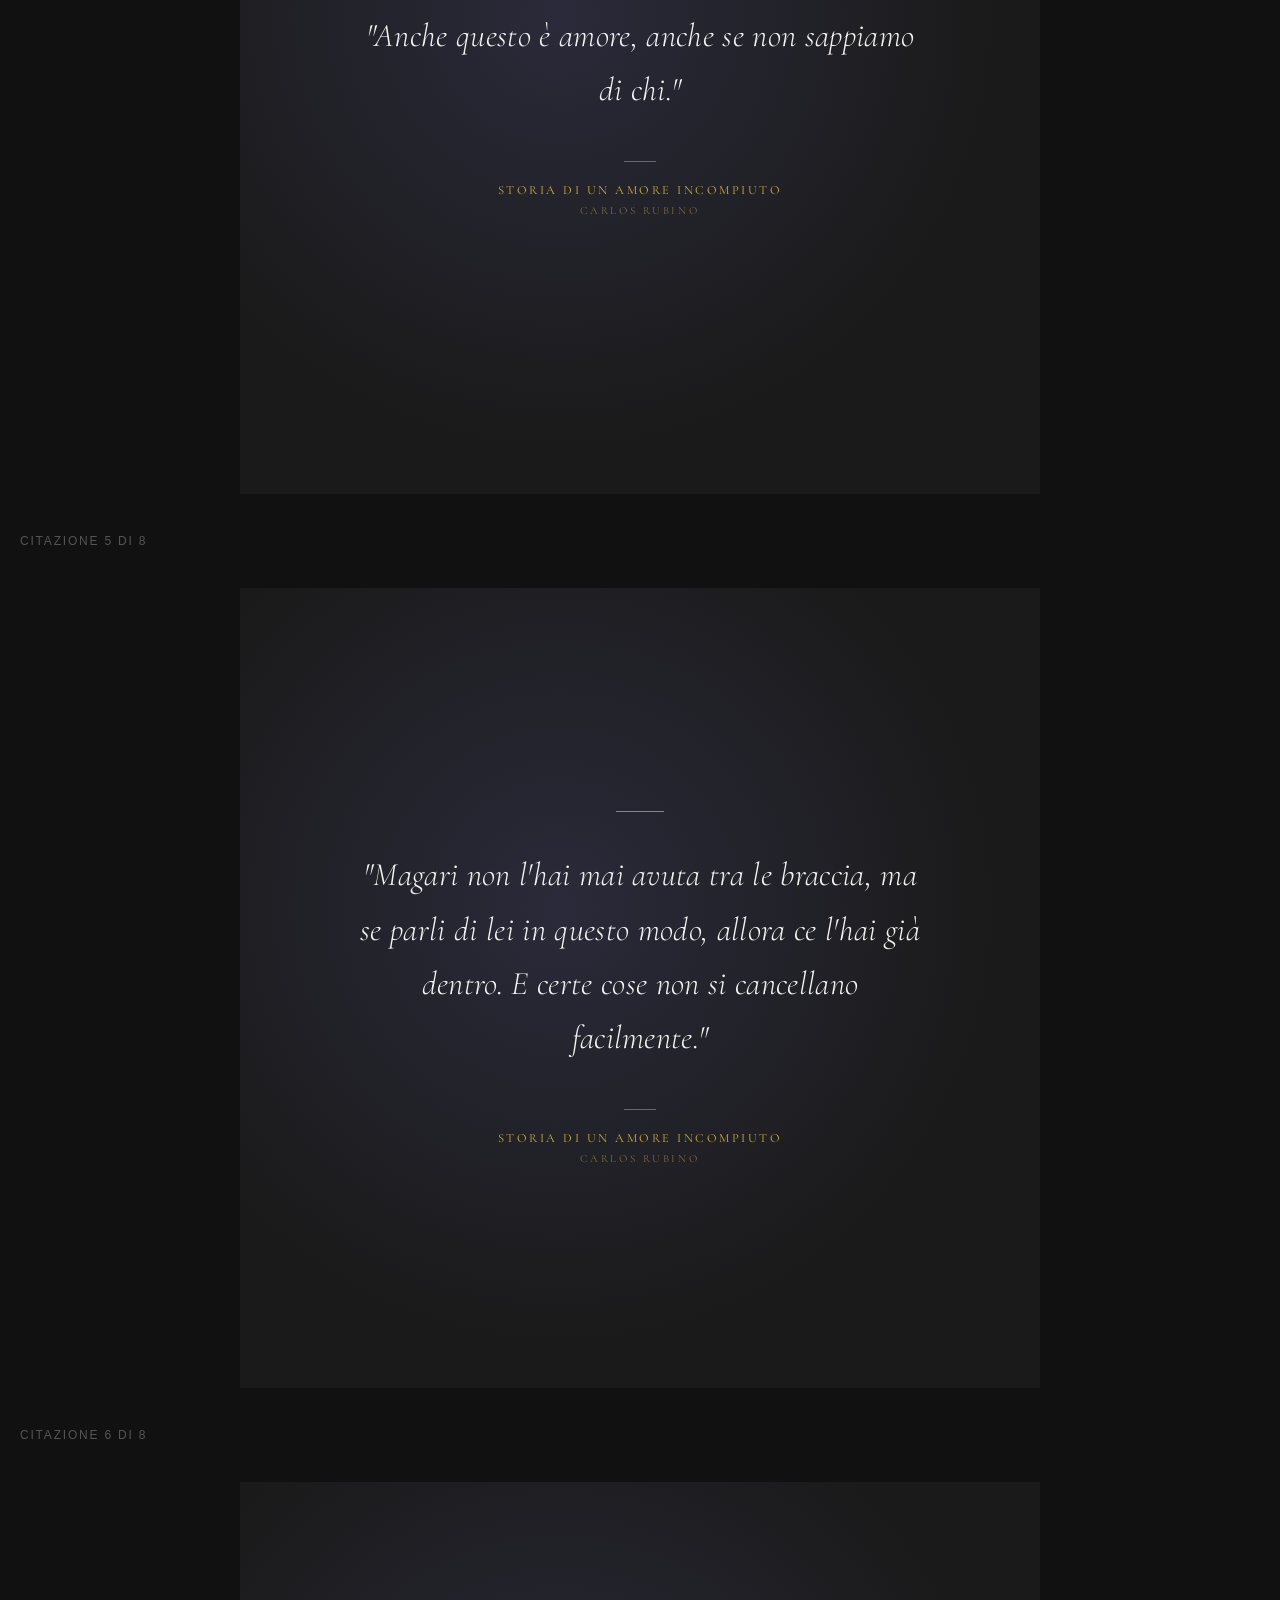
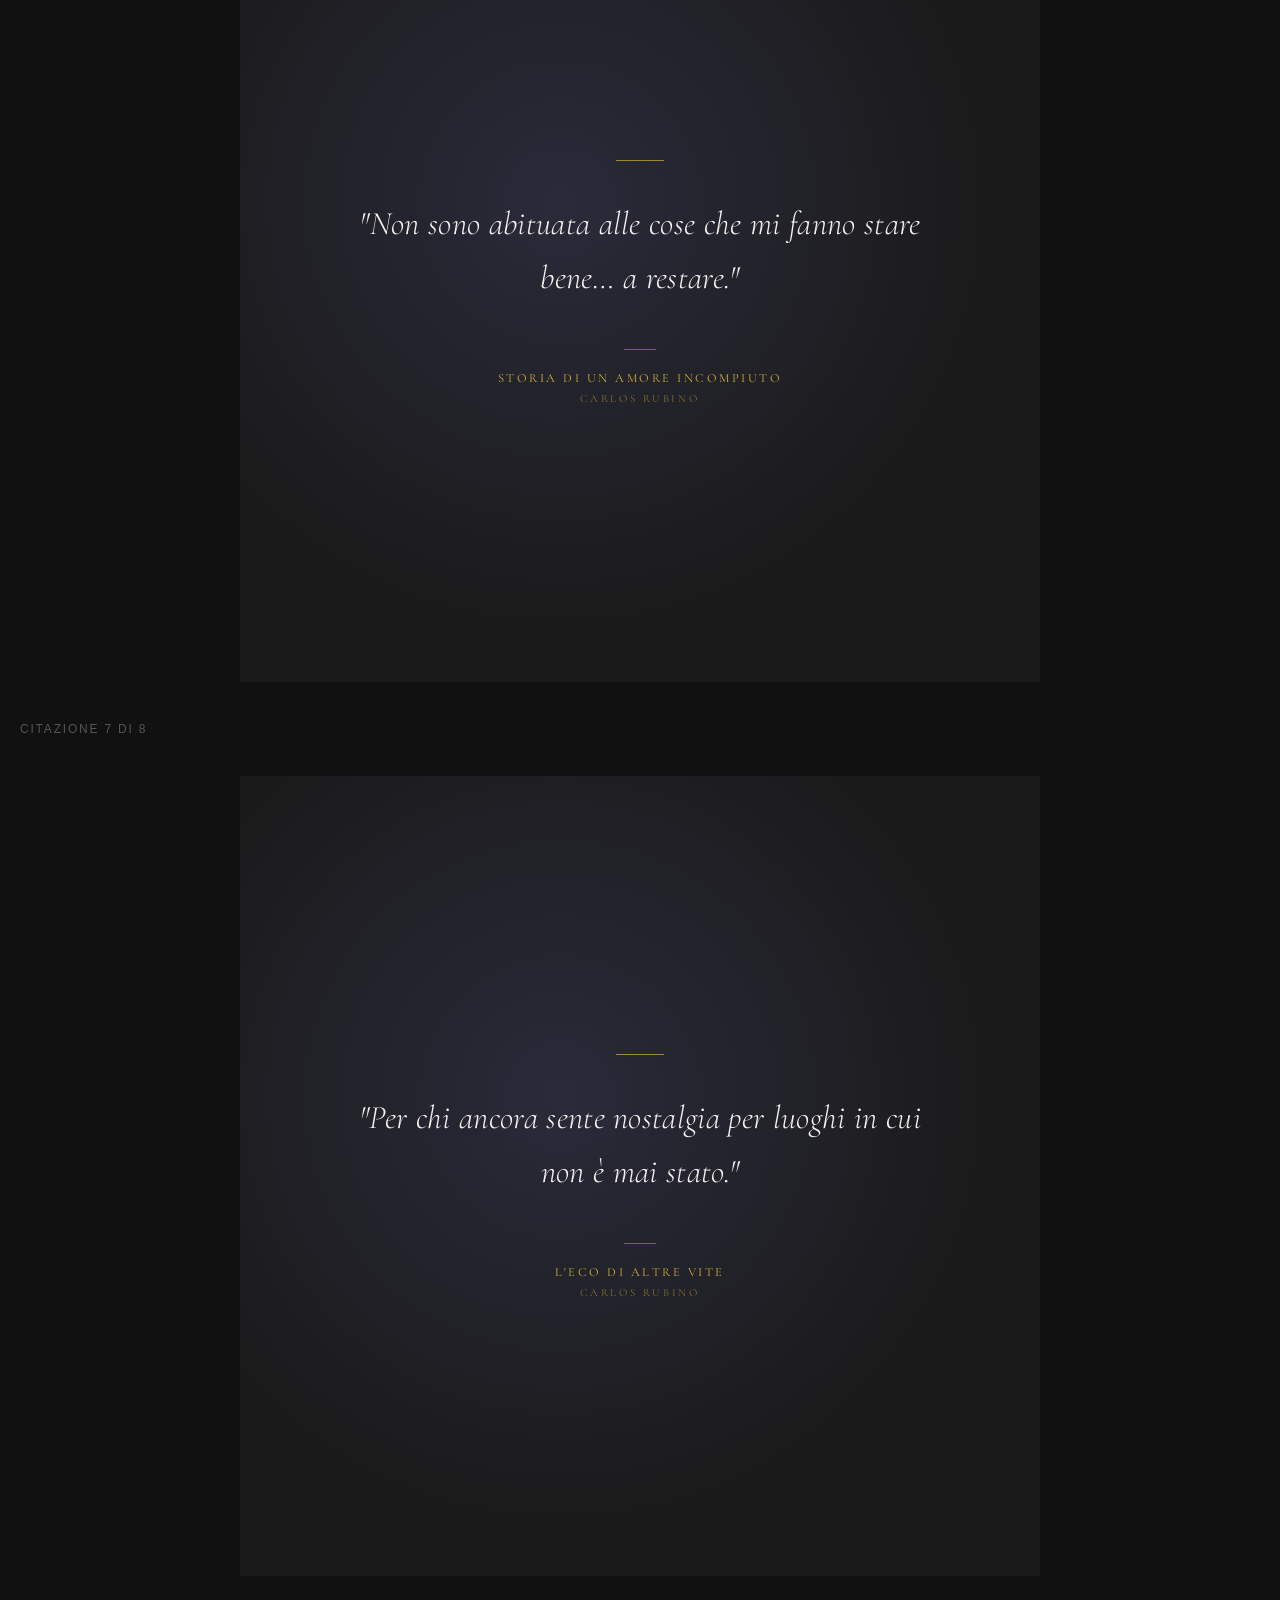
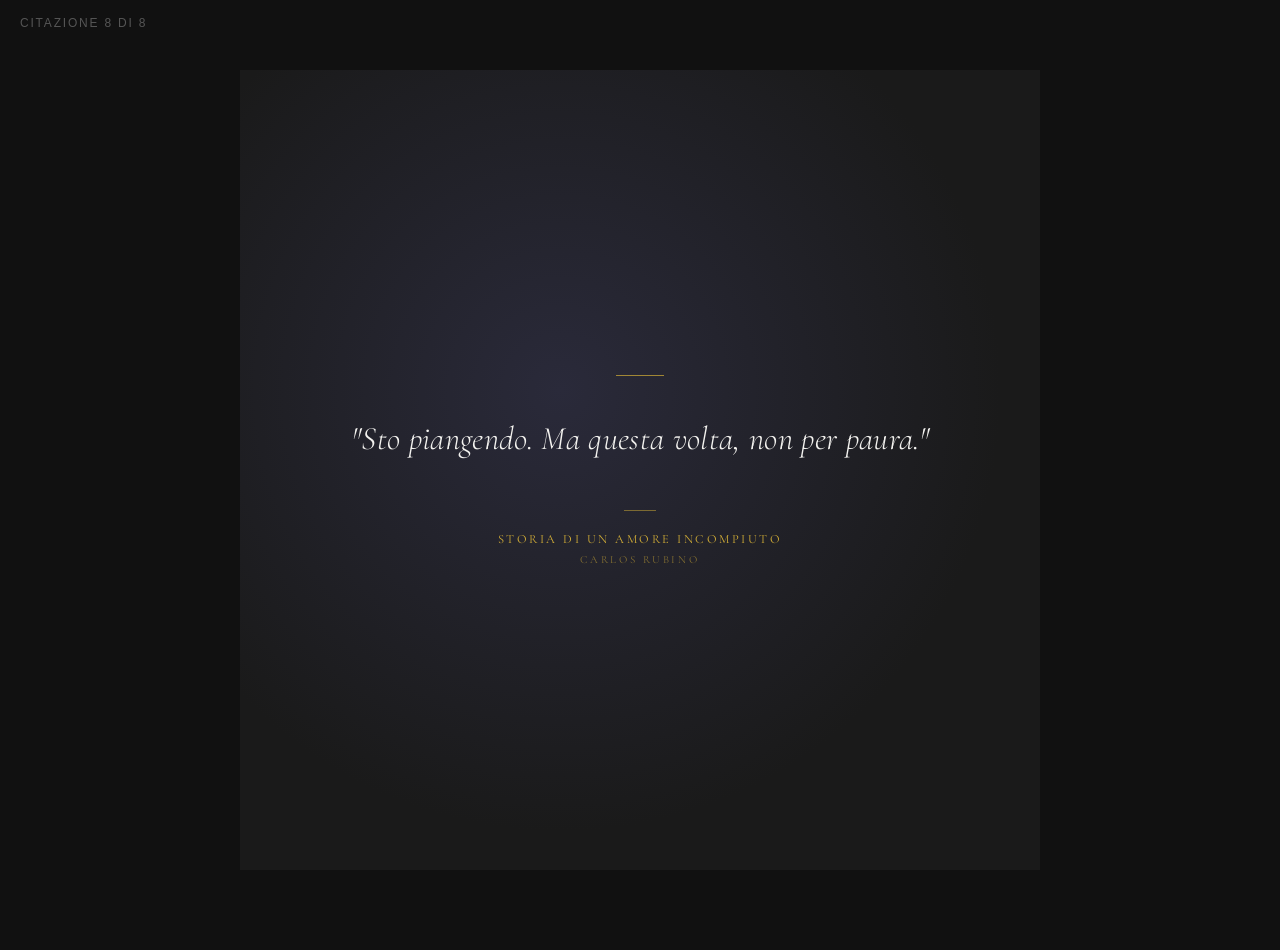
<file: proyectos/social-media/images/citas-italiano.html>
<!DOCTYPE html>
<html lang="it">
<head>
  <meta charset="UTF-8" />
  <title>Citazioni — Carlos Rubino — Italiano</title>
  <link href="https://fonts.googleapis.com/css2?family=Cormorant+Garamond:ital,wght@0,300;1,300;1,400&display=swap" rel="stylesheet">
  <style>
    * { margin: 0; padding: 0; box-sizing: border-box; }

    body {
      background: #111;
      display: flex;
      flex-direction: column;
      align-items: center;
      gap: 40px;
      padding: 40px 20px 80px;
      font-family: sans-serif;
    }

    .instrucciones {
      color: #888;
      font-size: 13px;
      text-align: center;
      max-width: 600px;
      line-height: 1.7;
      border: 1px solid #333;
      padding: 16px 24px;
      border-radius: 8px;
    }

    .instrucciones strong { color: #d4af37; }

    .label {
      color: #555;
      font-size: 12px;
      letter-spacing: 0.15em;
      text-transform: uppercase;
      align-self: flex-start;
      max-width: 800px;
      width: 100%;
    }

    .card {
      width: 800px;
      height: 800px;
      background: radial-gradient(ellipse at 40% 40%, #2a2a3a 0%, #1a1a1a 65%);
      display: flex;
      flex-direction: column;
      align-items: center;
      justify-content: center;
      padding: 80px;
      position: relative;
      flex-shrink: 0;
    }

    .linea {
      width: 48px;
      height: 1px;
      background: #d4af37;
      margin-bottom: 36px;
      opacity: 0.7;
    }

    .quote {
      font-family: 'Cormorant Garamond', Georgia, serif;
      font-style: italic;
      font-weight: 300;
      font-size: 2.05rem;
      color: #f3f2ef;
      text-align: center;
      line-height: 1.65;
      letter-spacing: 0.01em;
      max-width: 580px;
    }

    .pie {
      margin-top: 44px;
      display: flex;
      flex-direction: column;
      align-items: center;
      gap: 6px;
    }

    .linea-pie {
      width: 32px;
      height: 1px;
      background: #d4af37;
      opacity: 0.5;
      margin-bottom: 14px;
    }

    .libro {
      font-family: 'Cormorant Garamond', Georgia, serif;
      font-size: 0.78rem;
      letter-spacing: 0.2em;
      text-transform: uppercase;
      color: #d4af37;
    }

    .autor {
      font-family: 'Cormorant Garamond', Georgia, serif;
      font-size: 0.68rem;
      letter-spacing: 0.25em;
      text-transform: uppercase;
      color: #d4af37;
      opacity: 0.55;
    }
  </style>
</head>
<body>

  <div class="instrucciones">
    <strong>Come usare:</strong> Ogni card è 800×800px — proporzione 1:1 perfetta per Instagram e TikTok.<br>
    Premi <strong>Win + Shift + S</strong>, seleziona la card, salva l'immagine. Ripeti per ogni citazione.
  </div>

  <div class="label">Citazione 1 di 8</div>
  <div class="card">
    <div class="linea"></div>
    <div class="quote">"Ti penso senza fare rumore, come si pensa a qualcuno che non vuoi perdere."</div>
    <div class="pie">
      <div class="linea-pie"></div>
      <div class="libro">Storia di un amore incompiuto</div>
      <div class="autor">Carlos Rubino</div>
    </div>
  </div>

  <div class="label">Citazione 2 di 8</div>
  <div class="card">
    <div class="linea"></div>
    <div class="quote">"A volte il silenzio di qualcuno che ami sembra un urlo che nessun altro riesce a sentire."</div>
    <div class="pie">
      <div class="linea-pie"></div>
      <div class="libro">Storia di un amore incompiuto</div>
      <div class="autor">Carlos Rubino</div>
    </div>
  </div>

  <div class="label">Citazione 3 di 8</div>
  <div class="card">
    <div class="linea"></div>
    <div class="quote">"Non so se questo è amore, ma se non lo è, allora non voglio sapere cos'è."</div>
    <div class="pie">
      <div class="linea-pie"></div>
      <div class="libro">Storia di un amore incompiuto</div>
      <div class="autor">Carlos Rubino</div>
    </div>
  </div>

  <div class="label">Citazione 4 di 8</div>
  <div class="card">
    <div class="linea"></div>
    <div class="quote">"Anche questo è amore, anche se non sappiamo di chi."</div>
    <div class="pie">
      <div class="linea-pie"></div>
      <div class="libro">Storia di un amore incompiuto</div>
      <div class="autor">Carlos Rubino</div>
    </div>
  </div>

  <div class="label">Citazione 5 di 8</div>
  <div class="card">
    <div class="linea"></div>
    <div class="quote">"Magari non l'hai mai avuta tra le braccia, ma se parli di lei in questo modo, allora ce l'hai già dentro. E certe cose non si cancellano facilmente."</div>
    <div class="pie">
      <div class="linea-pie"></div>
      <div class="libro">Storia di un amore incompiuto</div>
      <div class="autor">Carlos Rubino</div>
    </div>
  </div>

  <div class="label">Citazione 6 di 8</div>
  <div class="card">
    <div class="linea"></div>
    <div class="quote">"Non sono abituata alle cose che mi fanno stare bene… a restare."</div>
    <div class="pie">
      <div class="linea-pie"></div>
      <div class="libro">Storia di un amore incompiuto</div>
      <div class="autor">Carlos Rubino</div>
    </div>
  </div>

  <div class="label">Citazione 7 di 8</div>
  <div class="card">
    <div class="linea"></div>
    <div class="quote">"Per chi ancora sente nostalgia per luoghi in cui non è mai stato."</div>
    <div class="pie">
      <div class="linea-pie"></div>
      <div class="libro">L'eco di altre vite</div>
      <div class="autor">Carlos Rubino</div>
    </div>
  </div>

  <div class="label">Citazione 8 di 8</div>
  <div class="card">
    <div class="linea"></div>
    <div class="quote">"Sto piangendo. Ma questa volta, non per paura."</div>
    <div class="pie">
      <div class="linea-pie"></div>
      <div class="libro">Storia di un amore incompiuto</div>
      <div class="autor">Carlos Rubino</div>
    </div>
  </div>

</body>
</html>
</file>
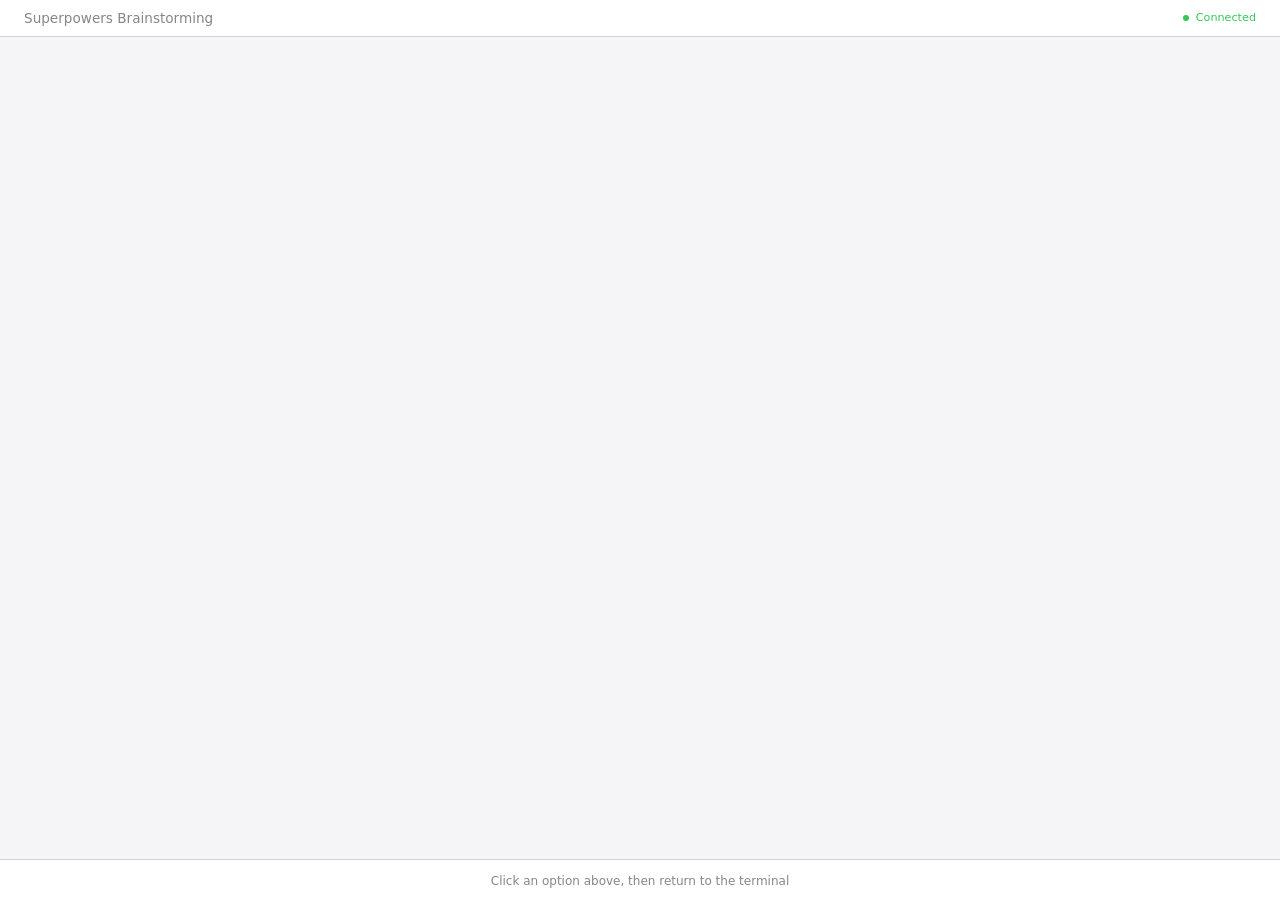
<file: .claude/skills/superpowers-main/superpowers-main/skills/brainstorming/scripts/frame-template.html>
<!DOCTYPE html>
<html>
<head>
  <meta charset="utf-8">
  <title>Superpowers Brainstorming</title>
  <style>
    /*
     * BRAINSTORM COMPANION FRAME TEMPLATE
     *
     * This template provides a consistent frame with:
     * - OS-aware light/dark theming
     * - Fixed header and selection indicator bar
     * - Scrollable main content area
     * - CSS helpers for common UI patterns
     *
     * Content is injected via placeholder comment in #claude-content.
     */

    * { box-sizing: border-box; margin: 0; padding: 0; }
    html, body { height: 100%; overflow: hidden; }

    /* ===== THEME VARIABLES ===== */
    :root {
      --bg-primary: #f5f5f7;
      --bg-secondary: #ffffff;
      --bg-tertiary: #e5e5e7;
      --border: #d1d1d6;
      --text-primary: #1d1d1f;
      --text-secondary: #86868b;
      --text-tertiary: #aeaeb2;
      --accent: #0071e3;
      --accent-hover: #0077ed;
      --success: #34c759;
      --warning: #ff9f0a;
      --error: #ff3b30;
      --selected-bg: #e8f4fd;
      --selected-border: #0071e3;
    }

    @media (prefers-color-scheme: dark) {
      :root {
        --bg-primary: #1d1d1f;
        --bg-secondary: #2d2d2f;
        --bg-tertiary: #3d3d3f;
        --border: #424245;
        --text-primary: #f5f5f7;
        --text-secondary: #86868b;
        --text-tertiary: #636366;
        --accent: #0a84ff;
        --accent-hover: #409cff;
        --selected-bg: rgba(10, 132, 255, 0.15);
        --selected-border: #0a84ff;
      }
    }

    body {
      font-family: system-ui, -apple-system, BlinkMacSystemFont, sans-serif;
      background: var(--bg-primary);
      color: var(--text-primary);
      display: flex;
      flex-direction: column;
      line-height: 1.5;
    }

    /* ===== FRAME STRUCTURE ===== */
    .header {
      background: var(--bg-secondary);
      padding: 0.5rem 1.5rem;
      display: flex;
      justify-content: space-between;
      align-items: center;
      border-bottom: 1px solid var(--border);
      flex-shrink: 0;
    }
    .header h1 { font-size: 0.85rem; font-weight: 500; color: var(--text-secondary); }
    .header .status { font-size: 0.7rem; color: var(--success); display: flex; align-items: center; gap: 0.4rem; }
    .header .status::before { content: ''; width: 6px; height: 6px; background: var(--success); border-radius: 50%; }

    .main { flex: 1; overflow-y: auto; }
    #claude-content { padding: 2rem; min-height: 100%; }

    .indicator-bar {
      background: var(--bg-secondary);
      border-top: 1px solid var(--border);
      padding: 0.5rem 1.5rem;
      flex-shrink: 0;
      text-align: center;
    }
    .indicator-bar span {
      font-size: 0.75rem;
      color: var(--text-secondary);
    }
    .indicator-bar .selected-text {
      color: var(--accent);
      font-weight: 500;
    }

    /* ===== TYPOGRAPHY ===== */
    h2 { font-size: 1.5rem; font-weight: 600; margin-bottom: 0.5rem; }
    h3 { font-size: 1.1rem; font-weight: 600; margin-bottom: 0.25rem; }
    .subtitle { color: var(--text-secondary); margin-bottom: 1.5rem; }
    .section { margin-bottom: 2rem; }
    .label { font-size: 0.7rem; color: var(--text-secondary); text-transform: uppercase; letter-spacing: 0.05em; margin-bottom: 0.5rem; }

    /* ===== OPTIONS (for A/B/C choices) ===== */
    .options { display: flex; flex-direction: column; gap: 0.75rem; }
    .option {
      background: var(--bg-secondary);
      border: 2px solid var(--border);
      border-radius: 12px;
      padding: 1rem 1.25rem;
      cursor: pointer;
      transition: all 0.15s ease;
      display: flex;
      align-items: flex-start;
      gap: 1rem;
    }
    .option:hover { border-color: var(--accent); }
    .option.selected { background: var(--selected-bg); border-color: var(--selected-border); }
    .option .letter {
      background: var(--bg-tertiary);
      color: var(--text-secondary);
      width: 1.75rem; height: 1.75rem;
      border-radius: 6px;
      display: flex; align-items: center; justify-content: center;
      font-weight: 600; font-size: 0.85rem; flex-shrink: 0;
    }
    .option.selected .letter { background: var(--accent); color: white; }
    .option .content { flex: 1; }
    .option .content h3 { font-size: 0.95rem; margin-bottom: 0.15rem; }
    .option .content p { color: var(--text-secondary); font-size: 0.85rem; margin: 0; }

    /* ===== CARDS (for showing designs/mockups) ===== */
    .cards { display: grid; grid-template-columns: repeat(auto-fit, minmax(280px, 1fr)); gap: 1rem; }
    .card {
      background: var(--bg-secondary);
      border: 1px solid var(--border);
      border-radius: 12px;
      overflow: hidden;
      cursor: pointer;
      transition: all 0.15s ease;
    }
    .card:hover { border-color: var(--accent); transform: translateY(-2px); box-shadow: 0 4px 12px rgba(0,0,0,0.1); }
    .card.selected { border-color: var(--selected-border); border-width: 2px; }
    .card-image { background: var(--bg-tertiary); aspect-ratio: 16/10; display: flex; align-items: center; justify-content: center; }
    .card-body { padding: 1rem; }
    .card-body h3 { margin-bottom: 0.25rem; }
    .card-body p { color: var(--text-secondary); font-size: 0.85rem; }

    /* ===== MOCKUP CONTAINER ===== */
    .mockup {
      background: var(--bg-secondary);
      border: 1px solid var(--border);
      border-radius: 12px;
      overflow: hidden;
      margin-bottom: 1.5rem;
    }
    .mockup-header {
      background: var(--bg-tertiary);
      padding: 0.5rem 1rem;
      font-size: 0.75rem;
      color: var(--text-secondary);
      border-bottom: 1px solid var(--border);
    }
    .mockup-body { padding: 1.5rem; }

    /* ===== SPLIT VIEW (side-by-side comparison) ===== */
    .split { display: grid; grid-template-columns: 1fr 1fr; gap: 1.5rem; }
    @media (max-width: 700px) { .split { grid-template-columns: 1fr; } }

    /* ===== PROS/CONS ===== */
    .pros-cons { display: grid; grid-template-columns: 1fr 1fr; gap: 1rem; margin: 1rem 0; }
    .pros, .cons { background: var(--bg-secondary); border-radius: 8px; padding: 1rem; }
    .pros h4 { color: var(--success); font-size: 0.85rem; margin-bottom: 0.5rem; }
    .cons h4 { color: var(--error); font-size: 0.85rem; margin-bottom: 0.5rem; }
    .pros ul, .cons ul { margin-left: 1.25rem; font-size: 0.85rem; color: var(--text-secondary); }
    .pros li, .cons li { margin-bottom: 0.25rem; }

    /* ===== PLACEHOLDER (for mockup areas) ===== */
    .placeholder {
      background: var(--bg-tertiary);
      border: 2px dashed var(--border);
      border-radius: 8px;
      padding: 2rem;
      text-align: center;
      color: var(--text-tertiary);
    }

    /* ===== INLINE MOCKUP ELEMENTS ===== */
    .mock-nav { background: var(--accent); color: white; padding: 0.75rem 1rem; display: flex; gap: 1.5rem; font-size: 0.9rem; }
    .mock-sidebar { background: var(--bg-tertiary); padding: 1rem; min-width: 180px; }
    .mock-content { padding: 1.5rem; flex: 1; }
    .mock-button { background: var(--accent); color: white; border: none; padding: 0.5rem 1rem; border-radius: 6px; font-size: 0.85rem; }
    .mock-input { background: var(--bg-primary); border: 1px solid var(--border); border-radius: 6px; padding: 0.5rem; width: 100%; }
  </style>
</head>
<body>
  <div class="header">
    <h1><a href="https://github.com/obra/superpowers" style="color: inherit; text-decoration: none;">Superpowers Brainstorming</a></h1>
    <div class="status">Connected</div>
  </div>

  <div class="main">
    <div id="claude-content">
      <!-- CONTENT -->
    </div>
  </div>

  <div class="indicator-bar">
    <span id="indicator-text">Click an option above, then return to the terminal</span>
  </div>

</body>
</html>
</file>
<file: sitio-web/styles.css>
:root {
  color-scheme: dark;
  font-family: 'Inter', sans-serif;
  background: #111;
  color: #eee;
}
* {
  box-sizing: border-box;
}
body {
  margin: 0;
  min-height: 100vh;
  background: radial-gradient(circle at top, #2f2f3d 0%, #111 45%, #09090c 100%);
  color: #f3f2ef;
}
.hero {
  padding: 48px 24px 88px;
  background: linear-gradient(180deg, rgba(18,18,24,0.96), rgba(6,6,10,0.95));
}
.topbar {
  display: flex;
  justify-content: space-between;
  align-items: center;
  max-width: 1100px;
  margin: 0 auto 46px;
  gap: 24px;
}
.brand {
  font-size: 1.05rem;
  letter-spacing: 0.16em;
  text-transform: uppercase;
  color: #d4af37;
}
.nav {
  display: flex;
  gap: 24px;
  flex-wrap: wrap;
  justify-content: center;
}
.nav a {
  color: #eee;
  text-decoration: none;
  font-weight: 600;
}
.hero__content {
  max-width: 760px;
  margin: 0 auto;
  text-align: center;
}
.author-photo {
  width: 180px;
  max-width: 100%;
  border-radius: 28px;
  object-fit: cover;
  box-shadow: 0 28px 80px rgba(0,0,0,0.35);
  margin: 0 auto 30px;
  display: block;
}
.cover {
  width: 100%;
  height: auto;
  border-radius: 20px;
  margin-bottom: 20px;
  object-fit: cover;
}
.eyebrow {
  display: inline-block;
  margin-bottom: 20px;
  color: #d4af37;
  text-transform: uppercase;
  letter-spacing: 0.18em;
  font-size: 0.85rem;
}
h1 {
  margin: 0 0 26px;
  font-size: clamp(3rem, 5vw, 4.4rem);
  line-height: 0.98;
  letter-spacing: -0.045em;
}
p {
  margin: 0 0 34px;
  font-size: 1.05rem;
  line-height: 1.9;
  max-width: 720px;
  margin-left: auto;
  margin-right: auto;
}
.hero-actions {
  display: flex;
  justify-content: center;
  gap: 16px;
  flex-wrap: wrap;
}
.button {
  display: inline-flex;
  align-items: center;
  justify-content: center;
  padding: 16px 34px;
  border-radius: 999px;
  background: #d4af37;
  color: #111;
  text-decoration: none;
  font-weight: 700;
  transition: transform 0.2s ease, box-shadow 0.2s ease, filter 0.2s ease;
}
.button:hover {
  transform: translateY(-2px);
  box-shadow: 0 18px 40px rgba(212,175,55,0.28);
}
.button--secondary {
  background: rgba(255,255,255,0.08);
  color: #f3f2ef;
  border: 1px solid rgba(212,175,55,0.25);
}
.button--secondary:hover {
  filter: brightness(1.06);
}
.container {
  width: min(1100px, calc(100% - 40px));
  margin: 0 auto;
  padding: 60px 0 120px;
}
.section {
  margin-bottom: 64px;
}
.section-header {
  display: flex;
  flex-direction: column;
  gap: 14px;
  margin-bottom: 32px;
}
.section h2 {
  margin: 0;
  font-size: clamp(2rem, 3vw, 2.8rem);
}
.section p {
  max-width: 720px;
}
.cards {
  display: grid;
  gap: 24px;
  grid-template-columns: repeat(auto-fit, minmax(260px, 1fr));
}
.card {
  padding: 30px;
  border-radius: 28px;
  background: rgba(255,255,255,0.04);
  border: 1px solid rgba(255,255,255,0.08);
  backdrop-filter: blur(12px);
}
.card h3 {
  margin-top: 0;
  margin-bottom: 12px;
  font-size: 1.4rem;
}
.card p {
  margin: 0 0 20px;
  line-height: 1.75;
}
.card-link {
  color: #d4af37;
  text-decoration: none;
  font-weight: 700;
}

.amazon-card {
  padding: 38px;
  border-radius: 28px;
  background: rgba(212,175,55,0.08);
  border: 1px solid rgba(212,175,55,0.18);
  backdrop-filter: blur(10px);
  text-align: center;
}
.amazon-card h2 {
  margin-top: 0;
}
.footer {
  padding: 32px 24px 48px;
  text-align: center;
  border-top: 1px solid rgba(255,255,255,0.08);
}
.footer a {
  color: #d4af37;
  text-decoration: none;
  font-weight: 600;
}
.footer-social {
  display: flex;
  justify-content: center;
  gap: 20px;
  margin-top: 20px;
}
.social-link {
  color: #aaa;
  display: inline-flex;
  align-items: center;
  transition: color 0.2s ease, transform 0.2s ease;
}
.social-link:hover {
  color: #d4af37;
  transform: translateY(-2px);
}
@media (max-width: 700px) {
  .topbar {
    flex-direction: column;
    align-items: flex-start;
  }
  .nav {
    gap: 16px;
  }
}
</file>
